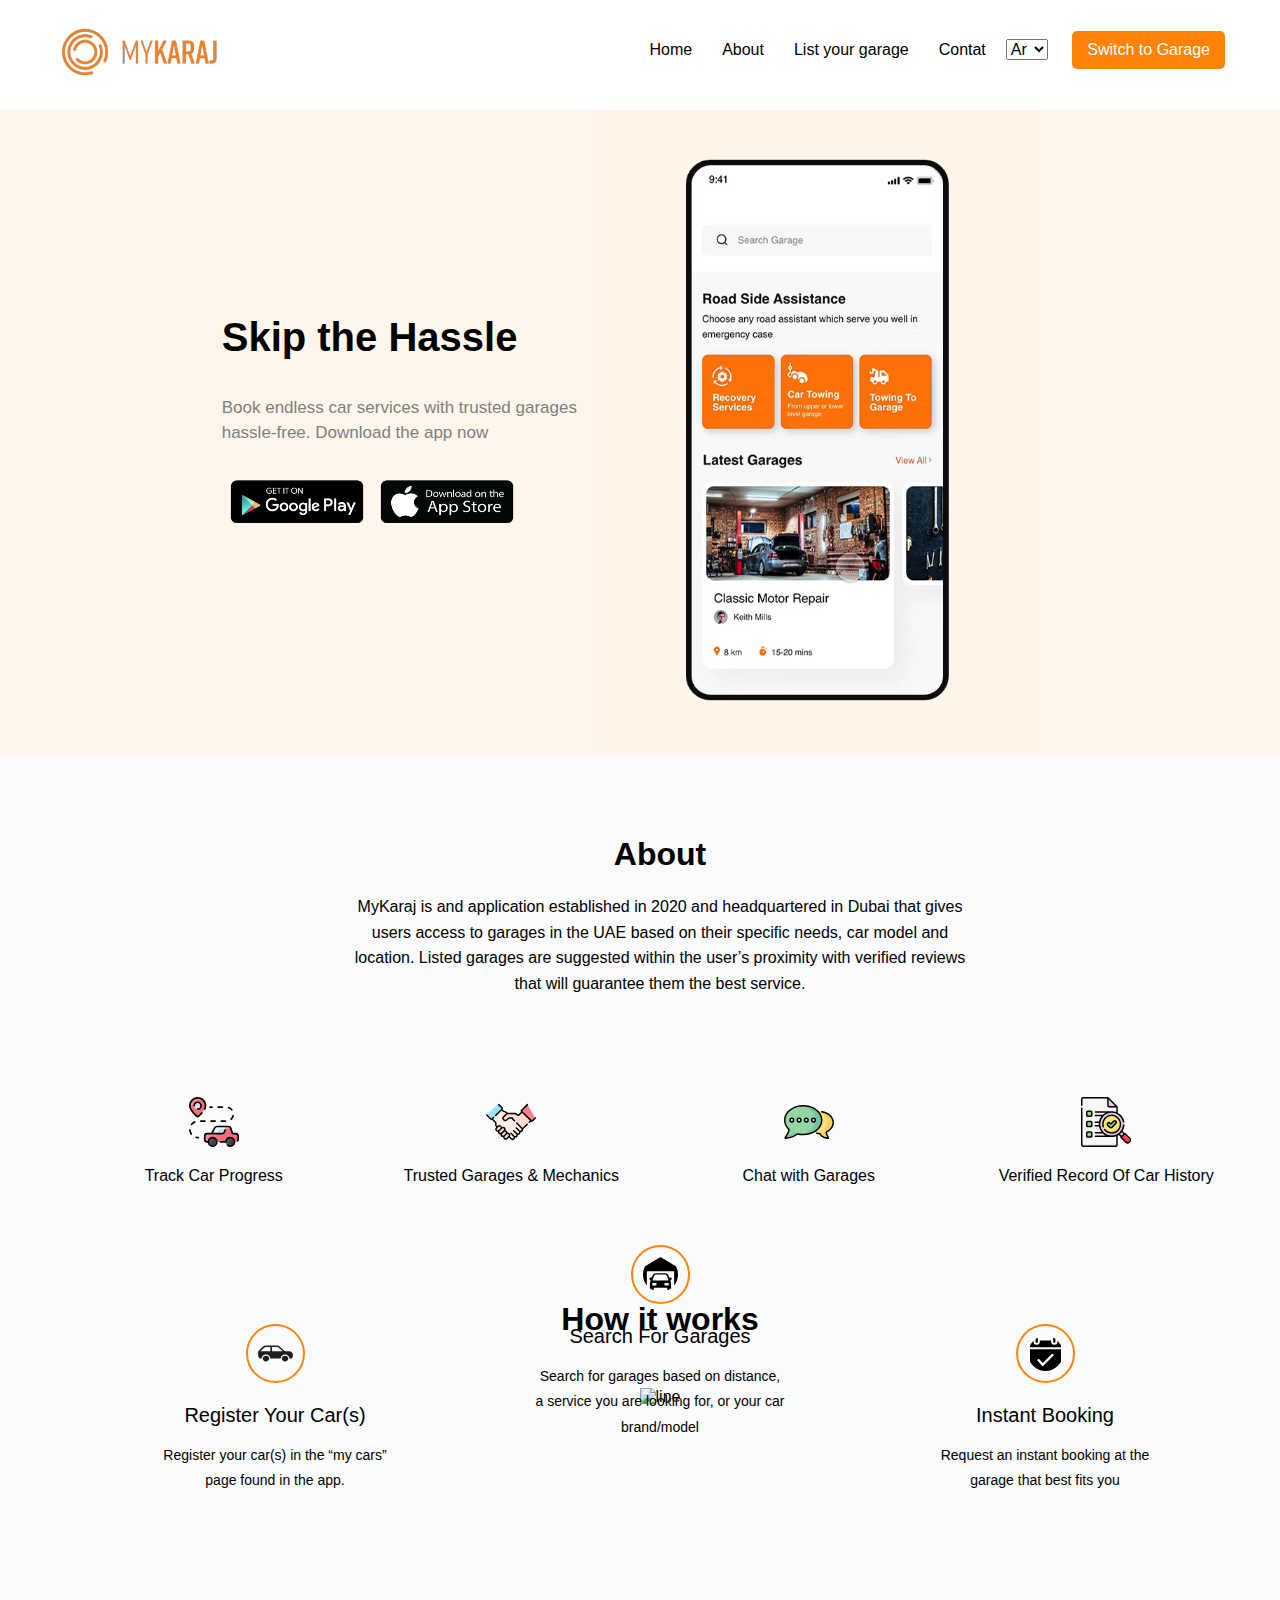
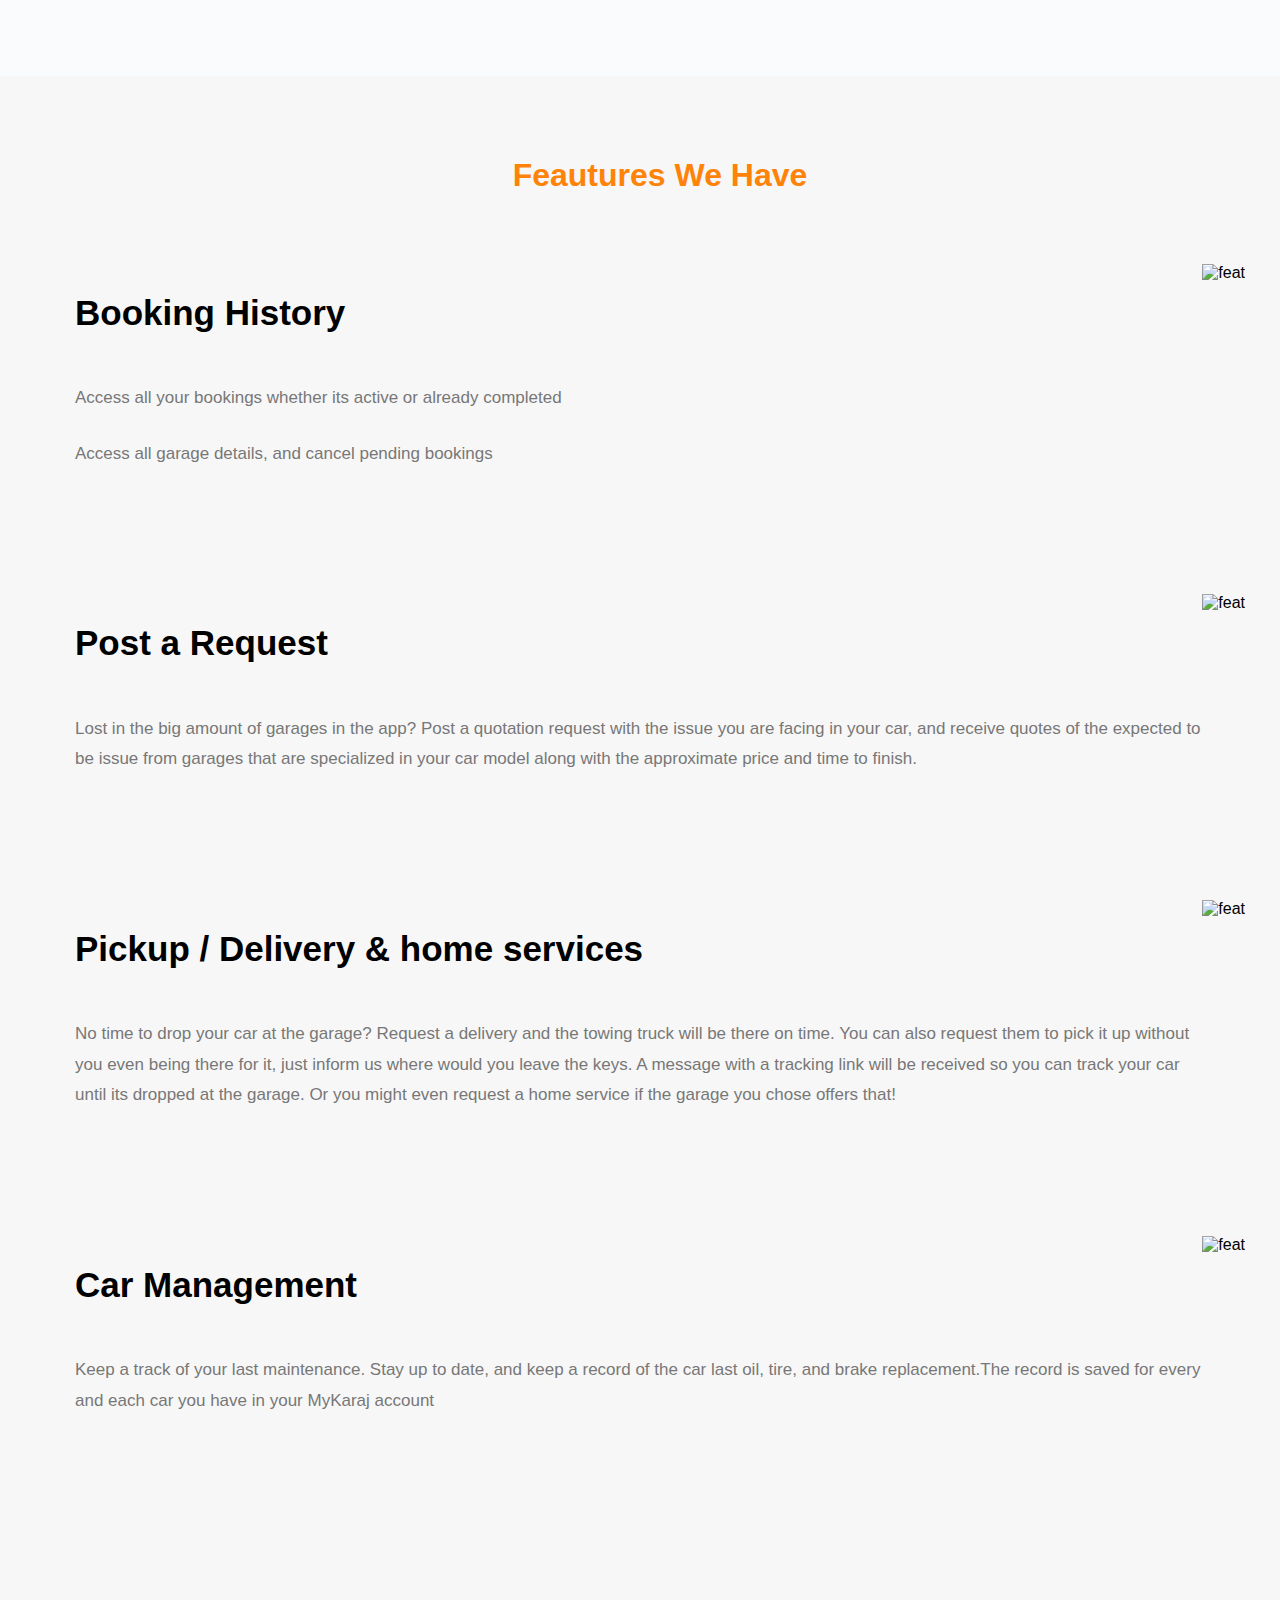
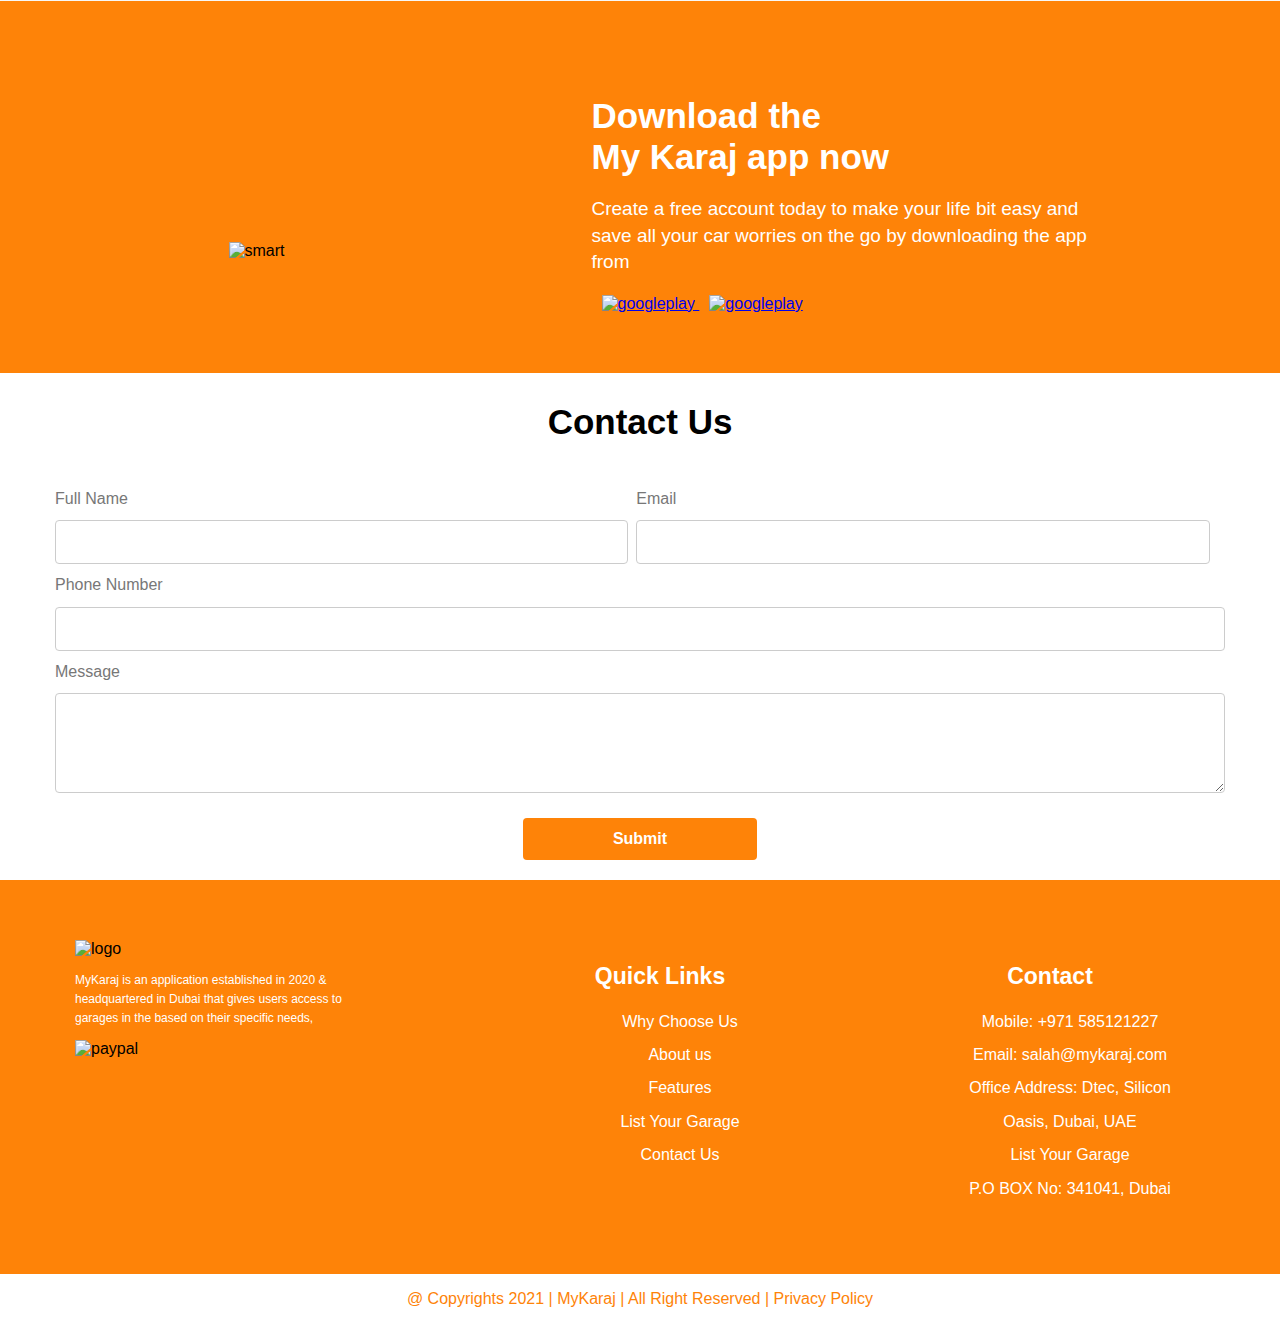
<file: index.html>
<!DOCTYPE html>
<html lang="en">
<head>
<meta charset="utf-8">
<title>best car service in the United Arab Emirates - car repair and maintenance services</title>
<meta content=" My karaj is the best worry-free, affordable, high-quality and convenient car care service. Car wash, car service, car repair in UAE" name="description">
<meta content="Car repair in Dubai, car repair, car service in Dubai, car repair service, car repair in UAE, my car service, car repair, car mechanic, mechanic near me, car repair near me ,Download my karaj app, Download mykaraj , Car garage, car mechanic, best mechanic dubai, reliable garage dubai, fix car, best mechanic UAE, best garage UAE, change tyre UAE, car service, fix car AC, oil change, mykaraj, my karaj, my garage, minor service, major service, servicemycar" name="keywords">
<meta name="viewport" content="width=device-width, initial-scale=1.0, maximum-scale=1.0, user-scalable=no">
<meta name="color-scheme" content="only light">
<meta content="text/html; charset=utf-8" http-equiv="content-type">
<meta content="all" name="audience">
<meta content="general" name="rating">
<meta name="Expires" content="0">
<meta name="classification" content="All">
<meta name="googlebot" content="archive">
<meta name="robots" content="all">
<meta http-equiv="Cache-Control" content="Public">
<meta http-equiv="Pragma" content="No-Cache">
<meta content="all" name="robots">
<meta content="ar" name="language">
<meta content="1days" name="revisit">
<meta content="1days" name="revisit-after">
<meta content="document" name="resource-type">
<meta content="mykaraj app" name="author">
<meta content="document" name="resource-type">
<meta content="IE=edge" http-equiv="X-UA-Compatible">
<meta content="IE=EmulateIE7" http-equiv="X-UA-Compatible">
<meta property="og:url" content="https://www.mykaraj.com/">
<meta property="og:site_name" content="best car service in the United Arab Emirates - car repair and maintenance services ">
<meta property="og:type" content="mykaraj">
<meta property="og:title" content="best car service in the United Arab Emirates - car repair and maintenance services">
<meta property="og:description" content="My karaj is the best worry-free, affordable, high-quality and convenient car care service. Car wash, car service, car repair in UAE">
<meta property="og:image" content="https://www.mykaraj.com/assets/images/simple-logo.png">
<link rel="icon" type="image/png" href="https://www.mykaraj.com/assets/images/simple-logo.png">
<meta name="application-name" content="mykaraj">
<link rel="sitemap" href="https://www.mykaraj.com/sitemap.xml" type="application/xml" />
    <!-- fonts from google -->
    <link rel="preconnect" href="https://fonts.googleapis.com">
<link rel="preconnect" href="https://fonts.gstatic.com" crossorigin>
<link href="https://fonts.googleapis.com/css2?family=Open+Sans:ital,wght@0,400;0,500;1,500&family=Work+Sans:wght@200;300;500;700;800&display=swap" rel="preload">
<link href="https://fonts.googleapis.com/css2?family=Work+Sans:wght@200;300;500;700;800&display=swap" rel="preload">
<!-- css links -->
<link rel="stylesheet" href="css/animate.css">
<link rel="stylesheet" href="css/normalize.css"> 
<link rel="stylesheet" href="css/all.min.css">
<link rel="stylesheet" href="css/style.css">
<!-- end of css links -->
</head>
<body>
    <!-- navbar -->
    <div class="navbar">
        <div class="container">
            <div class="logo">
                <img class="lazyload" width="168" height="64" data-src="images/png/logo.png"  alt="logo">
            </div>
            <ul class="links none" id="link-ul">
                <a href="#"><li>Home</li></a>
                <a href="#about"><li>About</li></a>
                <a href="#"><li>List your garage</li></a>
                <a href="#contact"><li>Contat</li></a>
                <div class="any-nav">
                    <select>
                        <option>Ar</option>
                        <option>En</option>
                    </select>
                    <a href="login.html"><button>Switch to Garage</button></a>
                </div>
            </ul>
            <i id="toggle-menu" class="fas fa-bars toggle-menu"></i>
        </div>
    </div>
    <!-- end of navbar-->
    <!--skip -->
    <div class="skip wow bounceInUp" data-wow-duration="2s">
        <!-- container -->
        <div class="container">
            <!-- skip info -->
            <div class="skip-info">
                <h2>Skip the Hassle</h2>
                <p>
                    Book endless car services with trusted garages
                    <br>
                    hassle-free. Download the app now</p>
                <div class="mobile-center">
                    <div class="google-play">
                        <a target="_blank" href="https://play.google.com/store/apps/details?id=com.lvw.mykarajr">
                            <img class="lazyload" width="150" height="52"    data-src="images/google_play.webp" alt="img">
                        </a>
                    </div>
                    <div>
                        <a class="link-sp" target="_blank" href="https://apps.apple.com/tt/app/mykaraj/id1557822185">
                            <img class="lazyload" width="150" height="52" data-src="images/google_store.webp" alt="img">
                        </a>
                    </div>
                </div>
            </div>
            <!-- end of skip info -->
            <div class="skip-video">
                <video width="70%" autoplay muted loop playsinline>
                    <source src="videos/Untitled.mp4" type="video/mp4">
                </video>
            </div>
        </div>
    </div>
    <!-- end of skip -->
    <!-- about section-->
    <div id="about" class="about wow bounce"data-wow-duration="2s" data-wow-delay="2s">
        <div class="container">
            <h1 class="wow bounce" data-wow-duration="2s" data-wow-delay="5s">About</h1>
            <p class="wow wow bounce p-about" data-wow-duration="2s" data-wow-delay="5s">MyKaraj is and application established in 2020 and headquartered in Dubai that gives 
                <br>
                users access to garages in the UAE based on their specific needs, car model and 
                <br>
                location. Listed garages are suggested within the user’s proximity with verified reviews 
                <br>
                that will guarantee them the best service.
            </p>
            <!-- about work-->
            <div class="about-work">
                <div>
                    <img class="lazyload" width="50" height="50" data-src="images/route.svg" alt="route">
                    <p>Track Car Progress</p>
                </div>
                <div>
                    <img class="lazyload" width="50" height="50" data-src="images/honesty.svg" alt="honesty">
                    <p>Trusted Garages
                        & Mechanics</p>
                </div>
                <div>
                    <img class="lazyload" width="50" height="50" data-src="images/chat.svg" alt="chat">
                    <p>Chat with Garages
                    </p>
                </div>
                <div>
                    <img class="lazyload" width="50" height="50" data-src="images/search.svg" alt="search">
                    <p>Verified Record
                        Of Car History</p>
                </div>
            </div>
            <!-- end of about work -->
            <!-- how works -->
            <div class="how-works wow bounceInUp" data-wow-duration="2s" data-wow-delay="3s">
                <h1>How it works</h1>
                <img class="lazyload line" width="730" height="132" data-src="images/line.webp" alt="line">
                <!-- works container -->
                <div class="works-container">
                    <div class="works-info">
                        <img class="lazyload" width="35" height="35" data-src="images/car.svg" alt="">
                        <div>
                            <h2>Register Your Car(s)</h2>
                            <p>Register your car(s) in the “my cars” page found in the app.</p>
                        </div>
                    </div>
                    <div class="works-info">
                        <img class="lazyload" width="35" height="35" data-src="images/private-garage.svg" alt="">
                        <div>
                            <h2>Search For Garages</h2>
                            <p>Search for garages based on distance, a service you are looking for, or your car brand/model </p>
                        </div>
                    </div>
                    <div class="works-info">
                        <img class="lazyload" width="35" height="35" data-src="images/Subtraction2.svg" alt="">
                        <div>
                            <h2>Instant Booking</h2>
                            <p>Request an instant booking at the garage that best fits you</p>
                        </div>
                    </div>
                </div>
                <!-- end of works container -->
            </div>
            <!-- end of how works -->
        </div>
    </div>
    <!-- end of about -->
    <!-- Feautures-->
    <div class="wow bounceInUp Feautures"data-wow-duration="3s" data-wow-delay="2s">
        <div class="container">
            <h1>Feautures We Have</h1>
            <div class="feat-container">
                <div class="feat-info first">
                    <h2>Booking History</h2>
                    <p>Access all your bookings whether its active or already completed</p>
                    <p>Access all garage details, and cancel pending bookings</p>
                </div>
                <div class="feat-image">
                    <img width="332" height="643" class="lazyload" data-src="images/Group 69731.svg" alt="feat">
                </div>
            </div>
            <div class="feat-container">
                <div class="feat-info">
                    <h2>Post a Request</h2>
                    <p>Lost in the big amount of garages in the app? Post a quotation request with the issue you are facing in your car, and receive quotes of the expected to be issue from garages that are specialized in your car model along with the approximate price and time to finish.                    </p>
                </div>
                <div class="feat-image">
                    <img class="lazyload" width="332" height="620" data-src="images/Group 69681.svg" alt="feat">
                </div>
            </div>
            <!-- three and four -->
            <div class="feat-container">
                <div class="feat-info">
                    <h2>Pickup / Delivery & home services</h2>
                    <p>
                        No time to drop your car at the garage? Request a delivery and the towing truck will be there on time. You can also request them to pick it up without you even being there for it, just inform us where would you leave the keys. A message with a tracking link will be received so you can track your car until its dropped at the garage. Or you might even request a home service if the garage you chose offers that!
                    </p>
                </div>
                <div class="feat-image">
                    <img class="lazyload" width="332" height="643" data-src="images/Group 69731.svg" alt="feat">
                </div>
            </div>
            <div class="feat-container">
                <div class="feat-info">
                    <h2>Car Management</h2>
                    <p>Keep a track of your last maintenance. Stay up to date, and keep a record of the car last oil, tire, and brake replacement.The record is saved for every and each car you have in your MyKaraj account
                    </p>
                </div>
                <div class="feat-image">
                    <img class="lazyload" width="332" height="643" data-src="images/Group 69743.svg" alt="feat">
                </div>
            </div>
        </div>
    </div>
    <!-- end of Feautures -->
    <!-- smart phone -->
    <div class="smart-phone wow backInDown"data-wow-duration="2s" data-wow-delay="2s">
        <div class="container">
            <div class="smart-div phone-img">
                <img class="lazyload" width="350" data-src="images/MaskGroup.webp" alt="smart">
            </div>
            <div class="smart-div">
                <h3>
                    Download the
                    <br>
                    My Karaj app now
                </h3>
                <p>Create a free account today to make your life bit easy
                    and save all your car worries on the go by downloading
                    the app from</p>
                <div class="smart-icons">
                    <a href="https://play.google.com/store/apps/details?id=com.lvw.mykarajr">
                        <img class="lazyload" width="150" height="52" data-src="images/google_play.webp" alt="googleplay">
                    </a>
                    <a class="link-sp" href="https://apps.apple.com/tt/app/mykaraj/id1557822185">
                        <img class="lazyload" width="150" height="52" data-src="images/google_store.webp" alt="googleplay">
                    </a>
                </div>
            </div>
        </div>
    </div>
    <!-- end of smart phone -->
    <!-- contact us -->
    <div id="contact" class="wow bounceInLeft contact container"data-wow-duration="2s" data-wow-delay="1s">
        <h2>Contact Us</h2>
        <form action="#">
          <div class="row">
            <div class="col-50">
                <label for="fname">Full Name</label>
                <input type="text">
            </div>
            <div class="col-50 sp">
                <label for="fname">Email</label>
                <input type="email" id="fname" name="firstname">
            </div>
          </div>
          <div class="row">
            <div class="col-100">
              <label for="lname">Phone Number</label>
              <input type="text">
            </div>
          </div>
          <div class="row">
            <div class="col-100">
              <label for="msg">Message</label>
              <textarea id="msg"style="height:100px"></textarea>
            </div>
          </div>
          <div class="row">
            <input type="submit" value="Submit">
          </div>
        </form>
      </div>
    <!-- end of contact us -->
    <!-- footer -->
    <footer class="wow lightSpeedInRight"data-wow-duration="2s" data-wow-delay="2s">
        <!-- container -->
        <div class="container">
            <!-- foot div -->
            <div class="foot-div">
                <img class="lazyload" width="184" height="59" data-src="images/png/footerLog.png" alt="logo">
                <p>MyKaraj is an application established in 2020 &
                    headquartered in Dubai that gives users access
                    to garages in the based on their specific needs,
                    </p>
                <!-- foot payment -->
                <div class="foot-payment">
                    <img class="lazyload" width="300" height="50" data-src="images/paypal.webp" alt="paypal">
                </div>
                <!-- end of foot payment-->
            </div>
            <!-- end of foot div -->
            <!-- foot div -->
            <div class="foot-div">
                <h3>Quick Links</h3>
                <ul class="foot-links">
                    <li>Why Choose Us</li>
                    <li>About us</li>
                    <li>Features</li>
                    <li>List Your Garage</li>
                    <li>Contact Us</li>
                </ul>
            </div>
            <!-- end of foot div -->
            <!-- foot div -->
            <div class="foot-div">
                <h3>Contact</h3>
                <ul class="foot-links">
                    <li>Mobile: +971 585121227</li>
                    <li>Email: salah@mykaraj.com</li>
                    <li>Office Address: Dtec, Silicon</li>
                    <li>Oasis, Dubai, UAE</li>
                    <li>List Your Garage</li>
                    <li>P.O BOX No: 341041, Dubai</li>
                </ul>
            </div>
            <!-- end of foot div -->
        </div>
    </footer>
    <!-- end of footer -->
    <div class="copyright">
        <p>@ Copyrights 2021 | MyKaraj | All Right Reserved | Privacy Policy</p>
    </div>
    <!-- scripts -->
    <script src="js/lazysizes.min.js" async></script>
    <script async src="js/script.js"></script>
    <script async src="js/wow.min.js"></script>
    <script> new WOW().init();</script>
    <!-- end of scripts-->
</body>
</html>
</file>
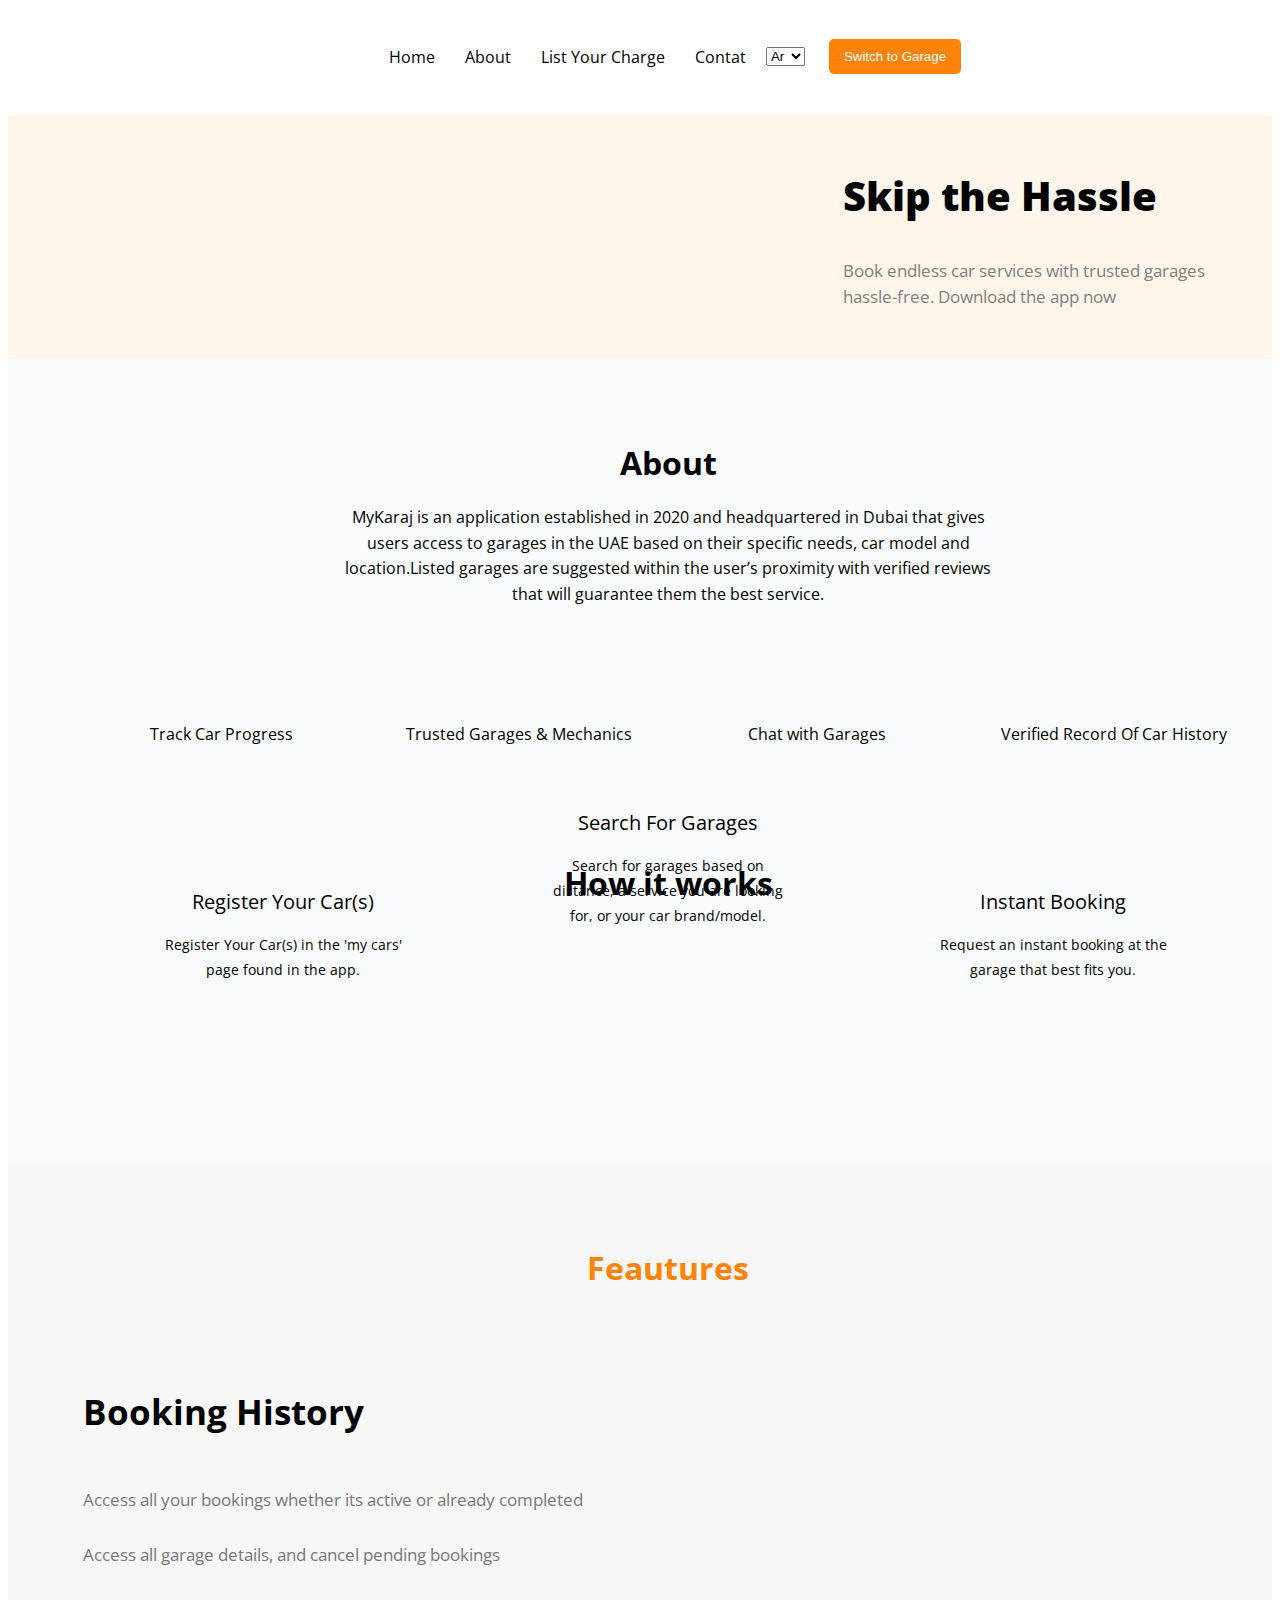
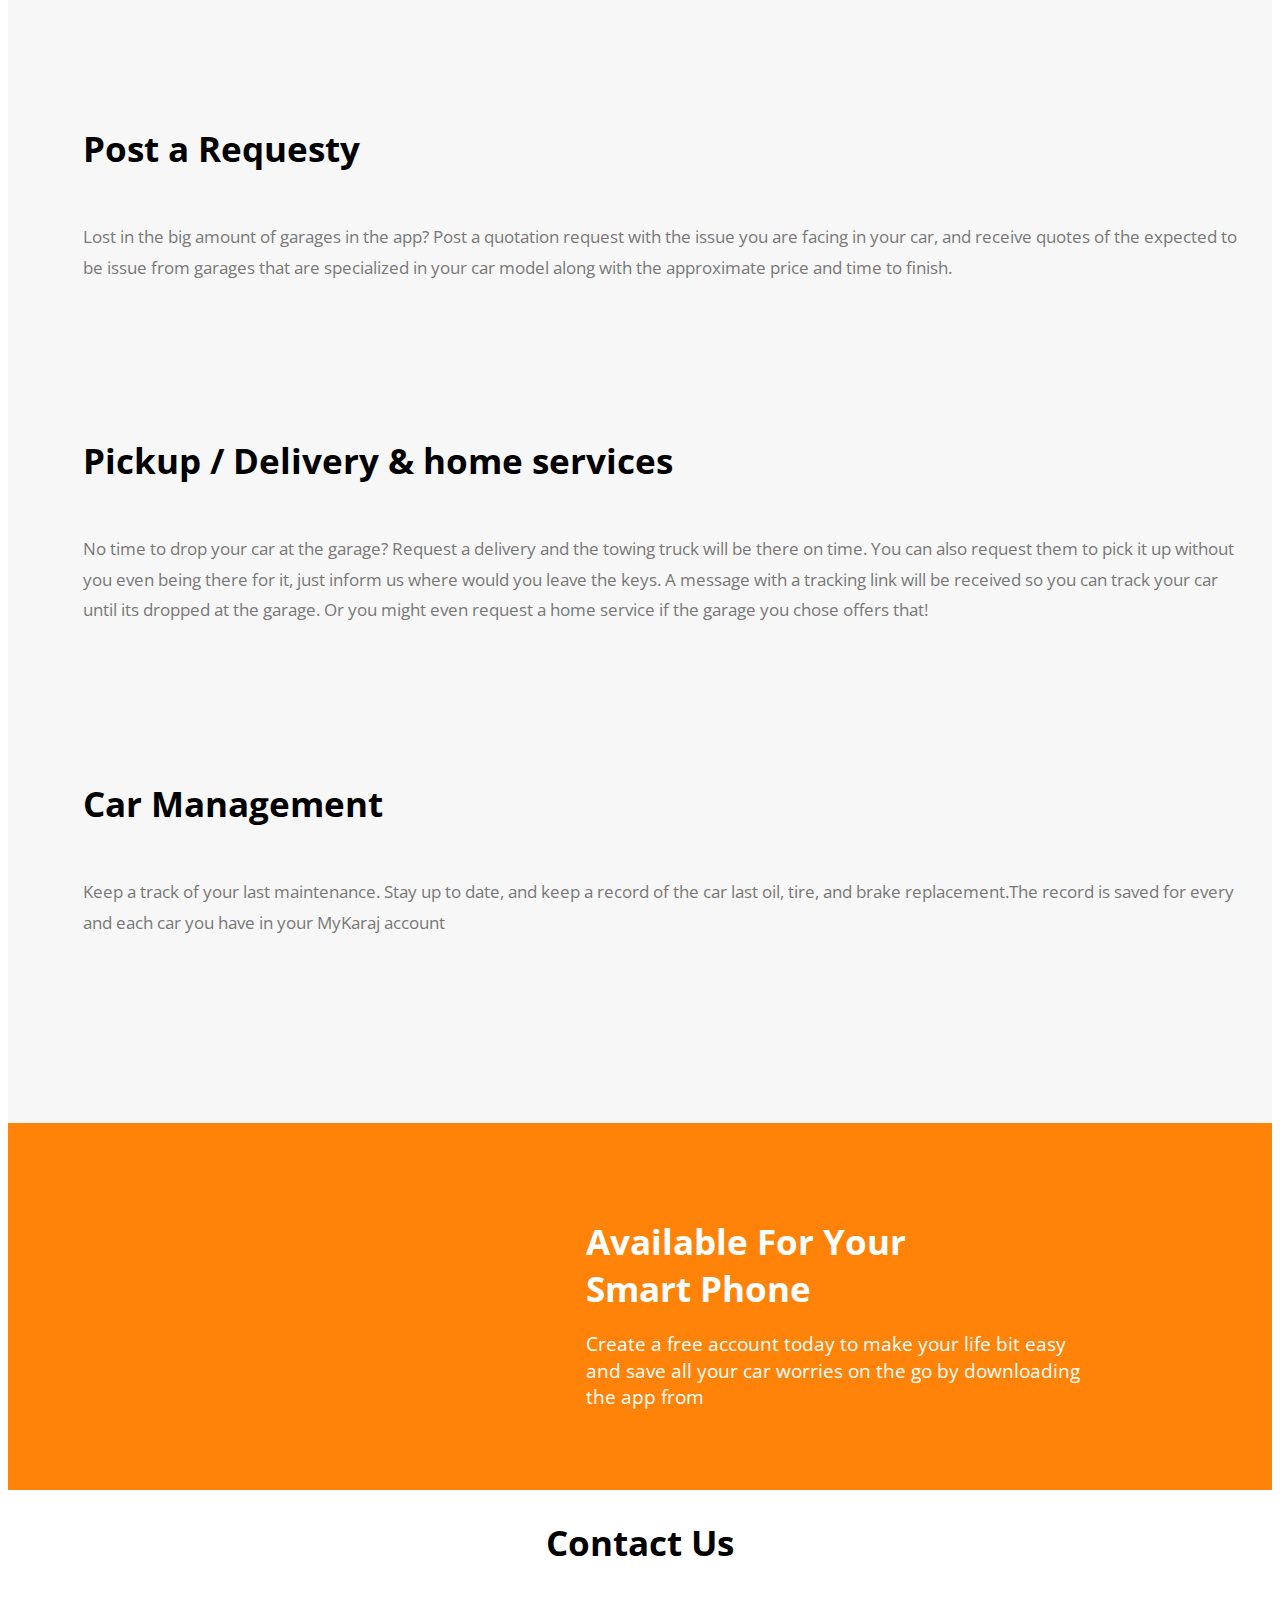
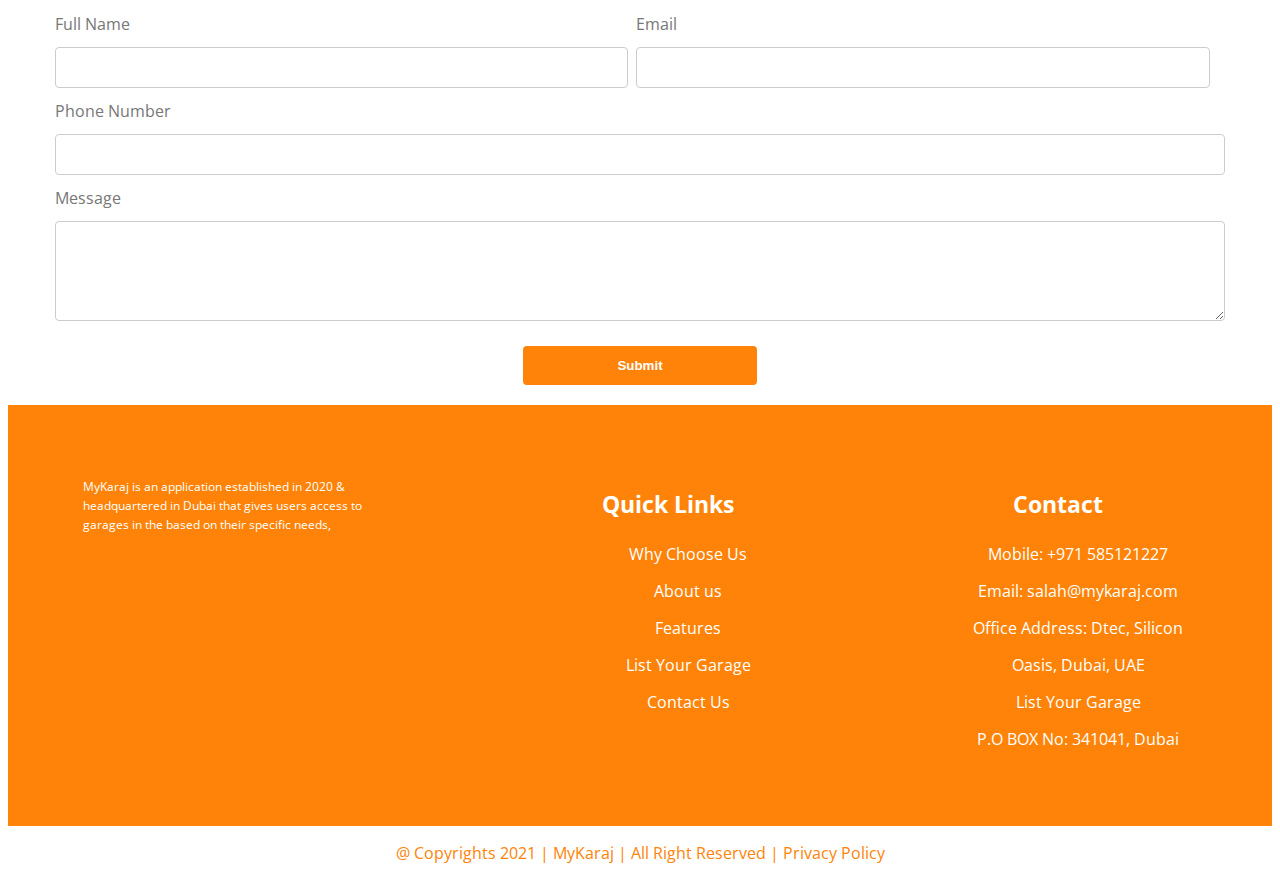
<file: amp.html>
<!DOCTYPE html>
<html amp lang="en">
<head>
<meta charset="utf-8">
<script async src="https://cdn.ampproject.org/v0.js"></script>
<script async custom-element = "amp-video"src="https://cdn.ampproject.org/v0/amp-video-0.1.js"></script>
<script async custom-element="amp-form" src="https://cdn.ampproject.org/v0/amp-form-0.1.js"></script>
<script async custom-element="amp-script" src="https://cdn.ampproject.org/v0/amp-script-0.1.js"></script>
<meta name="amp-script-src" content="sha384-cIL6hp7EMZesDV3WT_BX3AmD41B6J-8vj8r-cbS-zCj39zpM2UiZJuQLOpR4hNtP">
<title>best car service in the United Arab Emirates - car repair and maintenance services</title>
<meta content=" My karaj is the best worry-free, affordable, high-quality and convenient car care service. Car wash, car service, car repair in UAE" name="description">
<meta content="Car repair in Dubai, car repair, car service in Dubai, car repair service, car repair in UAE, my car service, car repair, car mechanic, mechanic near me, car repair near me ,Download my karaj app, Download mykaraj , Car garage, car mechanic, best mechanic dubai, reliable garage dubai, fix car, best mechanic UAE, best garage UAE, change tyre UAE, car service, fix car AC, oil change, mykaraj, my karaj, my garage, minor service, major service, servicemycar" name="keywords">
<link rel="canonical" href="http://127.0.0.1:5500/amp.html">
<meta name="viewport" content="width=device-width, initial-scale=1.0, maximum-scale=1.0, user-scalable=no">
<style amp-boilerplate>body{-webkit-animation:-amp-start 8s steps(1,end) 0s 1 normal both;-moz-animation:-amp-start 8s steps(1,end) 0s 1 normal both;-ms-animation:-amp-start 8s steps(1,end) 0s 1 normal both;animation:-amp-start 8s steps(1,end) 0s 1 normal both}@-webkit-keyframes -amp-start{from{visibility:hidden}to{visibility:visible}}@-moz-keyframes -amp-start{from{visibility:hidden}to{visibility:visible}}@-ms-keyframes -amp-start{from{visibility:hidden}to{visibility:visible}}@-o-keyframes -amp-start{from{visibility:hidden}to{visibility:visible}}@keyframes -amp-start{from{visibility:hidden}to{visibility:visible}}</style><noscript><style amp-boilerplate>body{-webkit-animation:none;-moz-animation:none;-ms-animation:none;animation:none}</style></noscript>
<meta content="text/html; charset=utf-8" http-equiv="content-type">
<meta content="all" name="audience">
<meta content="general" name="rating">
<meta name="Expires" content="0">
<meta name="classification" content="All">
<meta name="googlebot" content="archive">
<meta name="robots" content="all">
<!-- <meta http-equiv="Cache-Control" content="Public"> -->
<!-- <meta http-equiv="Pragma" content="No-Cache"> -->
<meta content="all" name="robots">
<meta content="ar" name="language">
<meta content="1days" name="revisit">
<meta content="document" name="resource-type">
<meta content="mykaraj app" name="author">
<meta content="document" name="resource-type">
<meta content="IE=edge" http-equiv="X-UA-Compatible">
<!-- <meta content="IE=EmulateIE7" http-equiv="X-UA-Compatible"> -->
<meta property="og:url" content="https://www.mykaraj.com/">
<meta property="og:site_name" content="best car service in the United Arab Emirates - car repair and maintenance services ">
<meta property="og:type" content="mykaraj">
<meta property="og:title" content="best car service in the United Arab Emirates - car repair and maintenance services">
<meta property="og:description" content="My karaj is the best worry-free, affordable, high-quality and convenient car care service. Car wash, car service, car repair in UAE">
<meta property="og:image" content="https://www.mykaraj.com/assets/images/simple-logo.png">
<link rel="icon" type="image/png" href="https://www.mykaraj.com/assets/images/simple-logo.png">
<meta name="application-name" content="mykaraj">
<link rel="sitemap" href="https://www.mykaraj.com/sitemap.xml" type="application/xml" />
    <!-- fonts from google -->
    <link rel="preconnect" href="https://fonts.googleapis.com">
<link rel="preconnect" href="https://fonts.gstatic.com" crossorigin>
<link href="https://fonts.googleapis.com/css2?family=Open+Sans:ital,wght@0,400;0,500;1,500&family=Work+Sans:wght@200;300;500;700;800&display=swap" rel="stylesheet">
<link href="https://fonts.googleapis.com/css2?family=Work+Sans:wght@200;300;500;700;800&display=swap" rel="stylesheet">
<!-- <link rel="stylesheet" href="css/all.min.css">
<link rel="stylesheet" href="css/style.css"> -->
<style amp-custom>
    /* global style */
:root{
    --main-color:#fe8308;
    --section-padding:60px;
    color-scheme: only light;
}
body{
    font-family: 'Open Sans', sans-serif;
}
ul{list-style: none;}
.container{
    padding-left: 15px;
    padding-right: 15px;
    margin: 0 auto 0 auto;
}

/* small */
@media(min-width:768px){
    .container{
        width: 750px;
    }
}
/* meduim */
@media(min-width:992px){
    .container{
        width: 970px;
    }
}
/* larege  */
@media(min-width:1200px){
    .container{
        width: 1170px;
    }
}

/* end global style */
/* navbar */
.navbar{
    padding: 20px;
    background-color: white;
}
.navbar .toggle-menu{
    cursor: pointer;
    font-size: 24px;
}
.navbar .toggle-menu{
    width: 30px;
    display: flex;
    flex-wrap: wrap;
    justify-content: flex-end;
}
.navbar .toggle-menu span{
    background-color: #222;
    height: 3px;
    margin-bottom: 5px;
}
.navbar .toggle-menu span:first-child{
    width: 100%;
}
.navbar .toggle-menu span:nth-child(2){
    width: 100%;   
    transition: 0.3s;
}
.navbar .toggle-menu span:last-child{
    width: 100%;
}
@media(max-width:767px){
    
    .navbar .container{
        justify-content: space-around
    }
    /* .navbar .container .links{
        display: none !important;
    } */
    .none{
        display: none !important;
    }
    .navbar .container .links li{
        margin-bottom: 10px !important;
    }
}
@media(min-width:992px){
    .navbar .toggle-menu{
        display: none !important;
    }
}
@media(max-width:991px){
    .navbar .container{
        justify-content: space-between !important
    }
    .navbar .container .logo{
        position: relative;
        top: 5px;
        left: -12px;
    }
    .none{
        display: none !important;
    }
    .navbar .container .links select{
        display: inherit;
        margin-bottom: 10px;
    }
    .navbar .container .links button{
        margin-bottom: 15px;
    }
}
.navbar .container{
    display: flex;
    justify-content: space-between;
    align-items: center;
    position: relative;
}
.navbar .container .links{
    display: flex;
    align-items: center;
}
.navbar .container .links li{
    margin-left: 30px;
}
/* hover icon */
.hover-icon{
    display: flex !important;
    flex-direction: column !important;
    position: absolute !important;
    width: 99% !important;
    top: 72px !important;
    left: -17px !important;
    background-color: white !important;
    align-items: flex-start !important;
    transition: 1s;
}
.navbar .container .links li{
    margin-bottom: 10px !important;
    cursor: pointer;
}
.navbar .container .links a{
    text-decoration: none;
    color: black;
}
/* hover icon */
/* .navbar .fa-bars:hover ul.links{
    display: flex !important;
    flex-direction: column !important;
    position: absolute !important;
    width: 100% !important;
    top: 100% !important;
    left: 0 !important;
    background-color: black !important;
}
.navbar .container .fa-bars:hover ul.links li{
    margin-bottom: 10px;
} */
.navbar .container .links select{
    margin-left: 20px;
    position: relative;
    top: -5px;
}
.navbar .container .links button{
    background-color: var(--main-color);
    color: #FFF;
    border: none;
    padding: 10px 15px;
    margin-left: 20px;
    border-radius: 5px;
    cursor: pointer;
    position: relative;
    top: -5px;
}


/* end of navbar */
/* skip section */
@media(max-width:767px){
    .skip{
        text-align: center;
    }
    .skip .container{
        flex-direction: column;
    }
    .skip .container .skip-info h2{
        font-size:40px !important
    }
    .skip .container .skip-info p{
        font-size: 13px !important;
    }
    .skip .container .skip-info .mobile-center{
        display: block !important;
        margin: 20px auto !important;
    }
    .skip .container .skip-video video{
        width: 320px;
        margin-top: -40px;
        position: relative;
        left: -150px;
    }
}
@media(max-width:991px){
    .skip{
        text-align: center;
    }
    .skip .container{
        flex-direction: column !important;
    }
    .skip .container .skip-info .mobile-center{
        display: block !important;
        margin: 20px auto !important;
    }
    /* .skip .container .skip-info{
        top: 50px !important;
    } */
}
@media(min-width:992px){
    .skip .container .skip-info{
        position: relative;
        /* top: 150px; */
    } 
    .skip .container .skip-info h2{
        font-size:40px !important
    }
}
.skip{
    background-color: #fff6eb;
}
.skip .container{
    display: flex;
    justify-content: flex-end;
    /* background-color: #fff6eb; */
}
.skip .container .skip-info{
    padding: 20px;
}
.skip .container .skip-info h2{
    font-size: 3.8rem;
    font-weight: 800;
    margin-bottom: 35px;
}
.skip .container .skip-info p{
    color: gray;
    font-size: 17px;
    margin-bottom: 0;
    line-height: 1.5;
}
.skip .container .skip-info .mobile-center{
    display: flex;
    margin-top: 30px;
}
/* .skip .container .skip-info .mobile-center .google-play{
    margin-top: -4px !important;
} */
.skip .container .skip-info .mobile-center img{
    width: 150px;
}

/* end of skip section */

/* about */
.about{
    padding: var(--section-padding);
    text-align: center;
    background-color: #f9fbfc;
}

@media(max-width:767px){
    .about p.p-about{
        width: 100% !important;
        font-size: 12px;
    }    
    .about .about-work{
        position: relative;
        right: 10%;
    }
}
@media(min-width:414px) and (max-width:896px){
    .about .about-work{
        position: relative;
        right: 2%;
    }
}
@media(min-width:412px) and (max-width:915px){
    .about .about-work{
        position: relative;
        right: 2%;
    }
}
.about p.p-about{
    margin: 0 auto 100px;
    line-height: 1.6;
}
.about .about-work{
    display: grid;
    grid-template-columns:repeat(auto-fill,minmax(270px,1fr));
    gap: 20px;
}
.about .about-work div img{
    width: 50px;
}
/* end of about */
/* how-works */
@media(max-width:767px){
    .how-works .works-container{
        flex-direction: column;
    }    
}
@media(max-width:991px){
    .how-works{
        flex-direction: column;
    }
    .how-works img.line{
        display: none;
    }
    .how-works h1{
        font-size: 23px !important;
    }
    .how-works .works-container .works-info{
        top: 0 !important;
        margin-bottom: 10px;
    }
    .how-works .works-container .works-info p{
        width: 100% !important;
    }
}
.how-works{
    margin-top: 100px;
}
.how-works h1{
    margin-bottom: 50px;
}
.how-works .works-container{
    display: flex;
    justify-content: space-around;
    position: relative;
}

.how-works .works-container .works-info:first-child{
    position: relative;
    top: -83px;
    left: 5px;
}
.how-works .works-container .works-info:nth-child(2){
    position: relative;
    top: -162px;
}
.how-works .works-container .works-info:last-child{
    position: relative;
    top: -83px;
    right:5px;
}
.how-works .works-container .works-info img{
    width: 35px;
    border: 2px solid #ff830b;
    width: 35px;
    height: 35px;
    border-radius: 50%;
    padding: 10px;
}

.how-works .works-container .works-info h2{
    font-size: 20px;
    font-weight: normal;
}
.how-works .works-container .works-info p{
    font-size: 14px;
    line-height: 1.8;
    width: 250px;
}

/* end of how-works */
/* Feautures */
@media(max-width:767px){
    .Feautures{
        text-align: center;
        padding: 0!important;
    }
    .feat-container{
        flex-direction: column !important;
        margin-bottom: 0 !important;
    } 
    .Feautures .container h1{
        font-size: 22px !important;
        position: relative;
        top: 50px;
    }  
    .Feautures .feat-container .feat-info h2{
        font-size: 20px !important;
    }    
    .Feautures .feat-container .feat-image img{
        width: 100% !important;
        margin-bottom: 0 !important;
    }
    /* .Feautures .feat-container .feat-info h2{
        margin-bottom: 0 !important;
    } */
    .Feautures .feat-container .first p{
        margin-bottom: 0 !important;
    }
}
@media(max-width:991px){
    .feat-container{
        flex-direction: column !important;
    }    
}

.Feautures{
    background-color: #f7f7f7;
    padding: var(--section-padding);
}
.Feautures .container h1{
    color: var(--main-color);
    margin-bottom: 70px;
    font-weight: bold;
    text-align: center;
}
.Feautures .feat-container{
    display: flex;
    justify-content: space-between;
    margin-bottom: 100px;
}

.Feautures .feat-container .feat-info h2{
    font-size: 35px;
    margin-bottom: 50px;
}
.Feautures .feat-container .feat-info p{
    color: #777;
    font-size: 17px;
    margin-bottom: 25px;
    font-weight: normal;
    line-height: 1.8;
}
.Feautures .feat-container .feat-image{
    flex: 0 0 auto;
}
.Feautures .feat-container .feat-image img{
    width: 100%;
}
/* end of Feautures */
/* smart phone section */
.smart-phone{
    background-color: var(--main-color);
    padding: var(--section-padding);
    overflow: hidden;
}
@media(max-width:767px){
    .smart-phone{
        text-align: center !important;
    }
    .smart-phone .container{
        flex-direction: column;
    }
    .smart-phone .container .smart-div > img{
        width: 50% !important;
        position: relative;
        bottom: 20px !important;
    }    
    .smart-phone .container .smart-div h3{
        font-size: 20px !important;
    }
    .smart-phone .container .smart-div p{
        width: 350px !important;
    }
}
@media(max-width:991px){
    .smart-phone .container{
        flex-direction: column;
    }
    .smart-phone .container .smart-div > img{
        width: 50% !important;
        position: relative;
        bottom: 20px !important;
    }  
}
.smart-phone .container{
    display: flex;
    justify-content: space-around;
    align-items: center;
}
.smart-phone .container .smart-div h3{
    font-size: 35px;
    color: #FFF;
    margin-bottom: 0;
}
.smart-phone .container .smart-div p{
    color: #FFF;
    font-size: 19px;
    width: 500px;
    line-height: 1.4;
}
.smart-phone .container .phone-img img{
    position: relative;
    bottom: -64px;
    width: 350px;
}
.smart-phone .container .smart-div .smart-icons{
    position: relative;
}
.smart-phone .container .smart-div .smart-icons img{
    width: 150px;
    margin-left: 10px;
}
/* end of smart phone */
/* contact us */
.contact h2{
    font-size: 35px;
    text-align: center;
}
/* Style inputs, select elements and textareas */
input[type=text],input[type=email],textarea{
    width: 100%;
    padding: 12px;
    border: 1px solid #ccc;
    border-radius: 4px;
    box-sizing: border-box;
    resize: vertical;
    background-color: white;
  }
  
  /* Style the label to display next to the inputs */
  label {
    padding: 12px 12px 12px 0;
    display: inline-block;
    font-weight: normal;
    color: #777;
  }
  
  /* Style the submit button */
  input[type=submit] {
    background-color:var(--main-color);
    color: white;
    padding: 12px 20px;
    border: none;
    border-radius: 4px;
    cursor: pointer;
    position: relative;
    left: 40%;
    margin-bottom: 20px;
    margin-top: 20px;
    width: 20%;
    font-weight: bold;
  }

  
  /* Floating column for labels: 25% width */
  .col-25 {
    float: left;
    width: 25%;
    margin-top: 6px;
  }
  .col-50 {
    float: left;
    width: 49%;
    margin-top: 6px;
  }
  @media(max-width:767px){
    .sp{
        margin-left: 0px !important;
      }
  }
  .sp{
    margin-left: 8px;
  }
  @media(max-width:767px){
    .col-50 {
        width: 100%;
      } 
  }
  /* Floating column for inputs: 75% width */
  .col-75 {
    float: left;
    width: 75%;
    margin-top: 6px;
  }
  
  /* Clear floats after the columns */
  .row:after {
    content: "";
    display: table;
    clear: both;
  }
  
  /* Responsive layout - when the screen is less than 600px wide, make the two columns stack on top of each other instead of next to each other */
  @media screen and (max-width: 600px) {
    .col-25, .col-75, input[type=submit] {
      width: 50%;
      margin-top: 0;
    }
    input[type=submit]{
        left: 25%;
        margin-top: 10px;
    }
  }

/* end of contact */
/* footer */
@media(max-width:767px){
    footer .container .foot-div:first-child{
        position: relative;
        right: 30px;
    }
    footer .container .foot-div .foot-payment{
        width: 100% !important; 
    }
    footer .container .foot-div h3,footer .container .foot-div .foot-links{
        text-align: left !important;
    }
    footer .container .foot-div .foot-links{
        position: relative;
        right: 50px;
    }
    footer .container .foot-div h3{
        position: relative;
        right: 10px;
    }
    footer .container .foot-div:nth-child(2),
    footer .container .foot-div:last-child{
        position: relative;
        top: 40px;
        right: 30px;
    }
}
footer{
    background-color: var(--main-color);
    padding: var(--section-padding);
}
footer .container{
    display: grid;
    grid-template-columns:repeat(auto-fill,minmax(300px,1fr));

}
footer .container .foot-div > img{
    width: 150px;
}
footer .container .foot-div p{
    font-size: 12px;
    color: #FFF;
    line-height: 1.6;
    width: 300px; 
}

footer .container .foot-div .foot-payment{
    width: 600px;
}
footer .container .foot-div .foot-payment img{
    max-width: 50%;
}
footer .container .foot-div h3{
    color: white;
    text-align: center;
    font-size: 23px;
}
footer .container .foot-div .foot-links{
    text-align: center;
}
footer .container .foot-div .foot-links li{
    margin-bottom: 15px;
    color: #FFF;
    cursor: pointer;
}
/* end of footer */
/* copyright */
@media(max-width:767px){
    .copyright{
        font-size: 11px;
        font-weight: bold;
    }
}
.copyright{
    text-align: center;
    color: var(--main-color);
}

/* end of copyright */
/* form login */
.form-login{
    background-color: white;
    height: 100vh;
    text-align: center;
    background-position: center;
}
.form-login .cont{
    position: relative;
    top: 30%;
}
.form-login .cont p{
    margin-right: 200px;
    font-weight: bold;
}
@media(max-width:991px){
    .form-login .login-email,
    .form-login .login-password{
        width: 50% !important;
    }
    .form-login .login-submit{
        width: 35% !important;
        left: -38px!important;
    }
}
.form-login .login-email,
.form-login .login-password{
    width: 20%;
    padding: 5px !important;
    outline: none !important;
    outline-width: 0 !important;
    background: white;
    border-bottom: 1px solid #f07f22;
    border-top: 0;
    border-right: 0;
    border-left: 0;

}
.form-login .login-email::placeholder,
.form-login .login-password::placeholder{
    color: var(--main-color);
}
.form-login .login-submit{
    width: 7%;
    left: -100px;
}
.form-login .login-label{
    margin-left: 200px;
}

/* end of form login */
</style>
</head>
<body>
    <!-- navbar -->
    <div class="navbar">
        <div class="container">
            <div class="logo">
                <amp-img src="images/png/logo.png" height="64" width="184"></amp-img>
                <!-- <img src="images/logo.png" alt="logo"> -->
            </div>
            <ul class="links none" id="link-ul">
                <li>Home</li>
                <a href="#about"><li>About</li></a>
                <li>List Your Charge</li>
                <a href="#contact"><li>Contat</li></a>
                <div class="any-nav">
                    <select>
                        <option>Ar</option>
                        <option>En</option>
                    </select>
                    <button>Switch to Garage</button>
                </div>
            </ul>
            <!-- <i id="toggle-menu" class="fas fa-bars toggle-menu"></i> -->
            <amp-script layout="container" script="hello-world" class="sample">
                <span id="toggle-menu" class="toggle-menu">
                    <span></span>
                    <span></span>
                    <span></span>
                </span>
            </amp-script>
            <script id="hello-world" type="text/plain" target="amp-script">
                let iconeToggle = document.getElementById('toggle-menu'),
                links = document.getElementById('link-ul');
                iconeToggle.onclick = function(){
                    if(links.classList.contains('none')){
                        links.classList.remove('none');
                        links.classList.add('hover-icon')
                    }else{
                        links.classList.remove('hover-icon');
                        links.classList.add('none');
                    }
                }
            </script>
        </div>
    </div>
    <!-- end of navbar-->
    <!--skip -->
    <div class="skip">
        <!-- container -->
        <div class="container">
            <!-- skip info -->
            <div class="skip-info">
                <h2>Skip the Hassle</h2>
                <p>
                    Book endless car services with trusted garages
                    <br>
                    hassle-free. Download the app now</p>
                <div class="mobile-center">
                    <div class="google-play">
                        <a target="_blank" href="https://play.google.com/store/apps/details?id=com.lvw.mykarajr">
                            <amp-img width="150" height="54" src="images/google_play.webp" alt="img"></amp-img>
                        </a>
                    </div>
                    <div>
                        <a class="link-sp" target="_blank" href="https://apps.apple.com/tt/app/mykaraj/id1557822185">
                            <amp-img width="150" height="52" src="images/google_store.webp" alt="img"></amp-img>
                        </a>
                    </div>
                </div>
            </div>
            <!-- end of skip info -->
            <div class="skip-video">
                <amp-video autoplay loop width = "640" height = "360">
                    <source src = "videos/Untitled.mp4" type = "video/mp4" />
                    <!-- <div fallback>
                        <p>This browser does not support the video element.</p>
                        </div> -->
                </amp-video>
            </div>
        </div>
    </div>
    <!-- end of skip -->
    <!-- about section-->
    <div id="about" class="about wow bounceInUp animate__backOutDown">
        <div class="container">
            <h1>About</h1>
            <p class="p-about">MyKaraj is an application established in 2020 and headquartered in Dubai that gives
                <br>
                users access to garages in the UAE based on their specific needs, car model and
                <br>
                location.Listed garages are suggested within the user’s proximity with verified reviews
                <br>
                that will guarantee them the best service.
            </p>
            <!-- about work-->
            <div class="about-work">
                <div>
                    <amp-img width="50" height="50" src="images/route.svg" alt="route"></amp-img>
                    <p>Track Car Progress</p>
                </div>
                <div>
                    <amp-img width="50" height="50" src="images/honesty.svg" alt="honesty"></amp-img>
                    <p>Trusted Garages
                        & Mechanics</p>
                </div>
                <div>
                    <amp-img width="50" height="50" src="images/chat.svg" alt="chat"></amp-img>
                    <p>Chat with Garages
                    </p>
                </div>
                <div>
                    <amp-img width="50" height="50" src="images/search.svg" alt="search"></amp-img>
                    <p>Verified Record
                        Of Car History</p>
                </div>
            </div>
            <!-- end of about work -->
            <!-- how works -->
            <div class="how-works wow slideInLeft">
                <h1>How it works</h1>
                <amp-img layout="responsive" class="line" width="730" height="132" src="images/line.webp" alt="line"></amp-img>
                <!-- works container -->
                <div class="works-container">
                    <div class="works-info">
                        <amp-img width="35" height="35" src="images/car.svg" alt=""></amp-img>
                        <div>
                            <h2>Register Your Car(s)</h2>
                            <p>Register Your Car(s) in the 'my
                                cars' page found in the app.</p>
                        </div>
                    </div>
                    <div class="works-info">
                        <amp-img width="35" height="35" src="images/private-garage.svg" alt=""></amp-img>
                        <div>
                            <h2>Search For Garages</h2>
                            <p>Search for garages based on
                                distance, a service you are looking
                                for, or your car brand/model.</p>
                        </div>
                    </div>
                    <div class="works-info">
                        <amp-img width="35" height="35" src="images/Subtraction2.svg" alt=""></amp-img>
                        <div>
                            <h2>Instant Booking</h2>
                            <p>Request an instant booking
                                at the garage that best fits
                                you.</p>
                        </div>
                    </div>
                </div>
                <!-- end of works container -->
            </div>
            <!-- end of how works -->
        </div>
    </div>
    <!-- end of about -->
    <!-- Feautures-->
    <div class="Feautures">
        <div class="container">
            <h1>Feautures</h1>
            <div class="feat-container">
                <div class="feat-info">
                    <h2>Booking History</h2>
                    <p>Access all your bookings whether its active or already completed</p>
                    <p>Access all garage details, and cancel pending bookings</p>
                </div>
                <div class="feat-image">
                    <amp-img width="226" height="370" src="images/Group 69731.svg" alt="feat"></amp-img>
                </div>
            </div>
            <div class="feat-container">
                <div class="feat-image">
                    <amp-img width="235" height="339" src="images/Group 69681.svg" alt="feat"></amp-img>
                </div>
                <div class="feat-info">
                    <h2>Post a Requesty</h2>
                    <p>Lost in the big amount of garages in the app? Post a quotation request with the issue you are facing in your car, and receive quotes of the expected to be issue from garages that are specialized in your car model along with the approximate price and time to finish.                    </p>
                </div>
            </div>
            <!-- three and four -->
            <div class="feat-container">
                <div class="feat-info">
                    <h2>Pickup / Delivery & home services</h2>
                    <p>
                        No time to drop your car at the garage? Request a delivery and the towing truck will be there on time. You can also request them to pick it up without you even being there for it, just inform us where would you leave the keys. A message with a tracking link will be received so you can track your car until its dropped at the garage. Or you might even request a home service if the garage you chose offers that!
                    </p>
                </div>
                <div class="feat-image">
                    <amp-img width="226" height="370" src="images/Group 69731.svg" alt="feat"></amp-img>
                </div>
            </div>
            <div class="feat-container">
                <div class="feat-image">
                    <amp-img width="208" height="350" src="images/Group 69743.svg" alt="feat"></amp-img>
                </div>
                <div class="feat-info">
                    <h2>Car Management</h2>
                    <p>Keep a track of your last maintenance. Stay up to date, and keep a record of the car last oil, tire, and brake replacement.The record is saved for every and each car you have in your MyKaraj account
                    </p>
                </div>
            </div>
        </div>
    </div>
    <!-- end of Feautures -->
    <!-- smart phone -->
    <div class="smart-phone">
        <div class="container">
            <div class="smart-div phone-img">
                <amp-img width="350" height="426" src="images/MaskGroup.webp" alt="smart"></amp-img>
            </div>
            <div class="smart-div">
                <h3>
                    Available For Your
                    <br>
                    Smart Phone
                </h3>
                <p>Create a free account today to make your life bit easy
                    and save all your car worries on the go by downloading
                    the app from</p>
                <div class="smart-icons">
                    <a href="https://play.google.com/store/apps/details?id=com.lvw.mykarajr">
                        <amp-img width="150" height="43" src="images/google_play.webp" alt="googleplay"></amp-img>
                    </a>
                    <a class="link-sp" href="https://apps.apple.com/tt/app/mykaraj/id1557822185">
                        <amp-img width="150" height="52" src="images/google_store.webp" alt="googleplay"></amp-img>
                    </a>
                </div>
            </div>
        </div>
    </div>
    <!-- end of smart phone -->
    <!-- contact us -->
    <div id="contact" class="contact container">
        <h2>Contact Us</h2>
        <form action="amp.html" target="_top">
          <div class="row">
            <div class="col-50">
                <label for="fname">Full Name</label>
                <input type="text">
            </div>
            <div class="col-50 sp">
                <label for="fname">Email</label>
                <input type="email" id="fname" name="firstname">
            </div>
          </div>
          <div class="row">
            <div class="col-100">
              <label for="lname">Phone Number</label>
              <input type="text">
            </div>
          </div>
          <div class="row">
            <div class="col-100">
              <label for="msg">Message</label>
              <textarea id="msg"style="height:100px"></textarea>
            </div>
          </div>
          <div class="row">
            <input type="submit" value="Submit">
          </div>
        </form>
      </div>
    <!-- end of contact us -->
    <!-- footer -->
    <footer>
        <!-- container -->
        <div class="container">
            <!-- foot div -->
            <div class="foot-div">
                <amp-img width="150" height="48" src="images/png/footerLog.png" alt="logo"></amp-img>
                <p>MyKaraj is an application established in 2020 &
                    headquartered in Dubai that gives users access
                    to garages in the based on their specific needs,
                    </p>
                <!-- foot payment -->
                <div class="foot-payment">
                    <amp-img width="300" height="50" src="images/paypal.webp" alt="paypal"></amp-img>
                </div>
                <!-- end of foot payment-->
            </div>
            <!-- end of foot div -->
            <!-- foot div -->
            <div class="foot-div">
                <h3>Quick Links</h3>
                <ul class="foot-links">
                    <li>Why Choose Us</li>
                    <li>About us</li>
                    <li>Features</li>
                    <li>List Your Garage</li>
                    <li>Contact Us</li>
                </ul>
            </div>
            <!-- end of foot div -->
            <!-- foot div -->
            <div class="foot-div">
                <h3>Contact</h3>
                <ul class="foot-links">
                    <li>Mobile: +971 585121227</li>
                    <li>Email: salah@mykaraj.com</li>
                    <li>Office Address: Dtec, Silicon</li>
                    <li>Oasis, Dubai, UAE</li>
                    <li>List Your Garage</li>
                    <li>P.O BOX No: 341041, Dubai</li>
                </ul>
            </div>
            <!-- end of foot div -->
        </div>
    </footer>
    <!-- end of footer -->
    <div class="copyright">
        <p>@ Copyrights 2021 | MyKaraj | All Right Reserved | Privacy Policy</p>
    </div>
     <!-- <script>
        let iconeToggle = document.getElementById('toggle-menu'),
        links = document.getElementById('link-ul');
        iconeToggle.onclick = function(){
            if(links.classList.contains('none')){
                links.classList.remove('none');
                links.classList.add('hover-icon')
            }else{
                links.classList.remove('hover-icon');
                links.classList.add('none');
            }
    }
     </script> -->
</body>
</html>
</file>
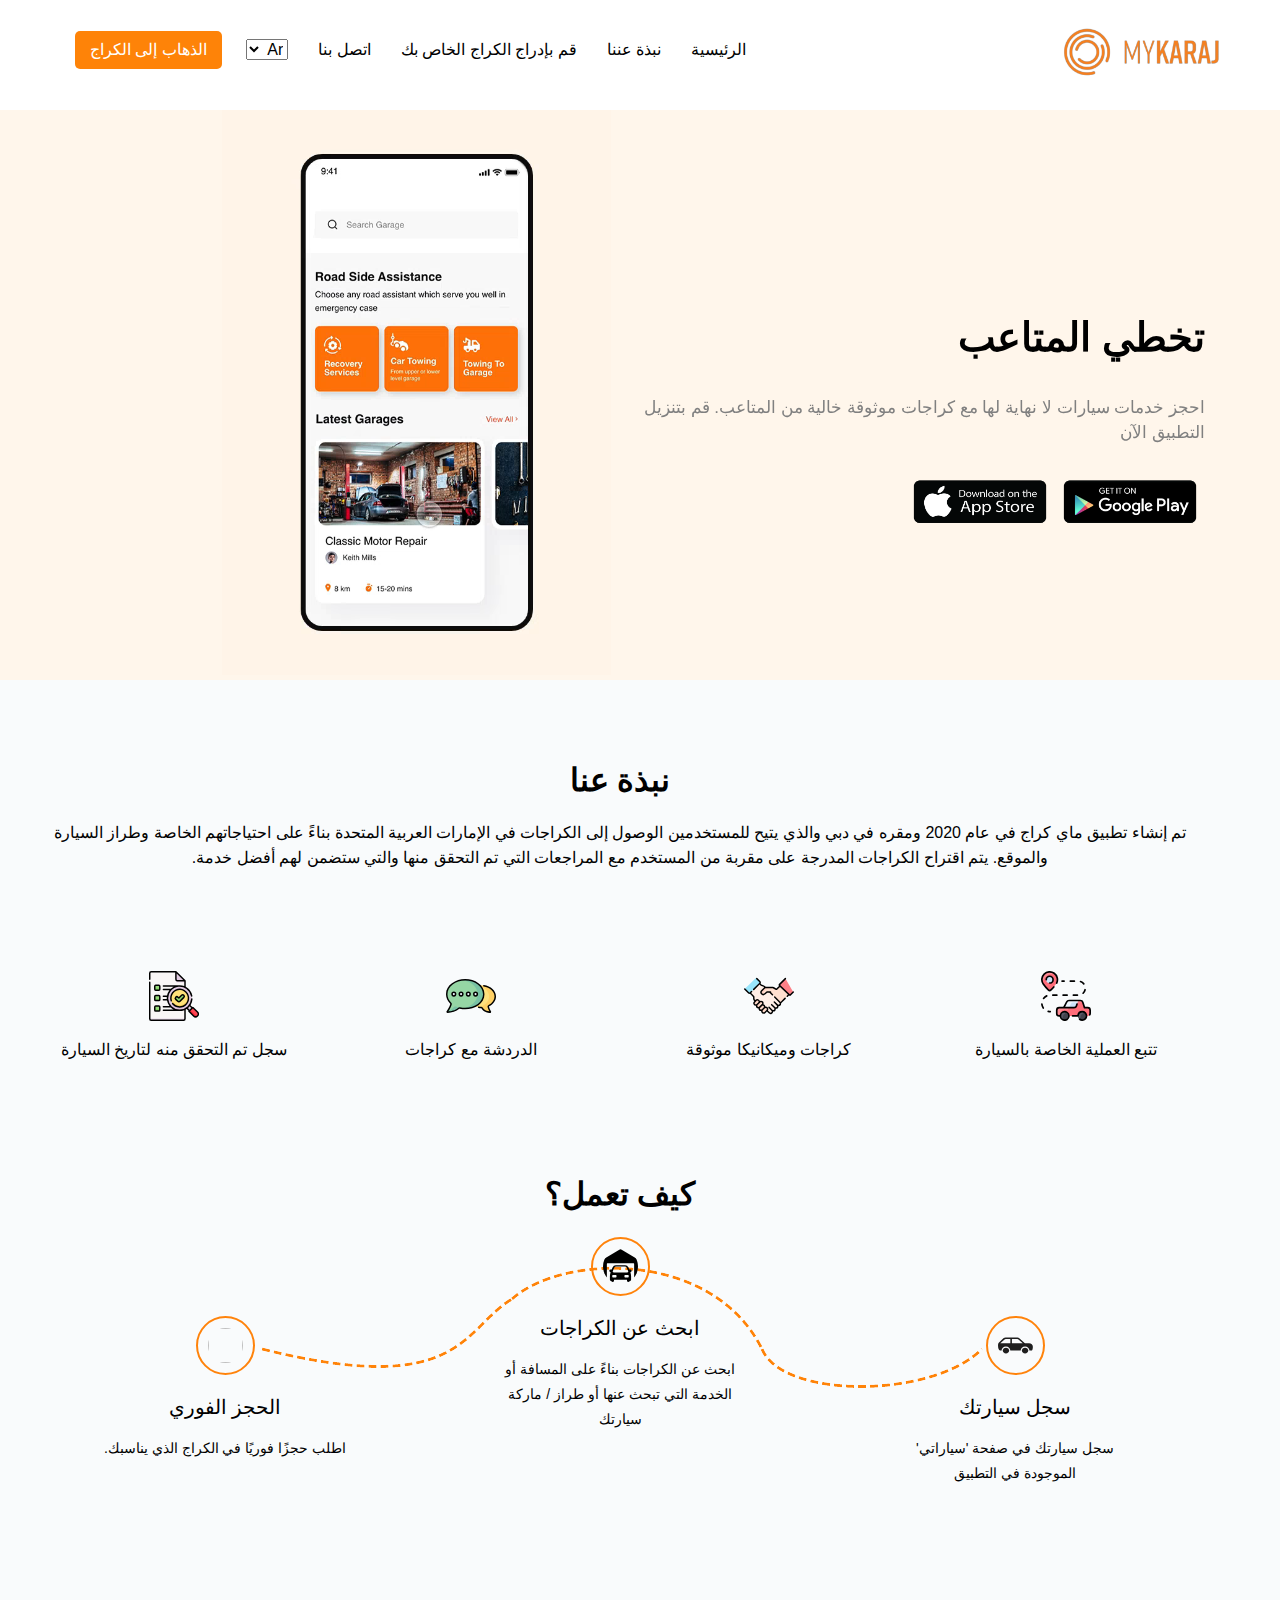
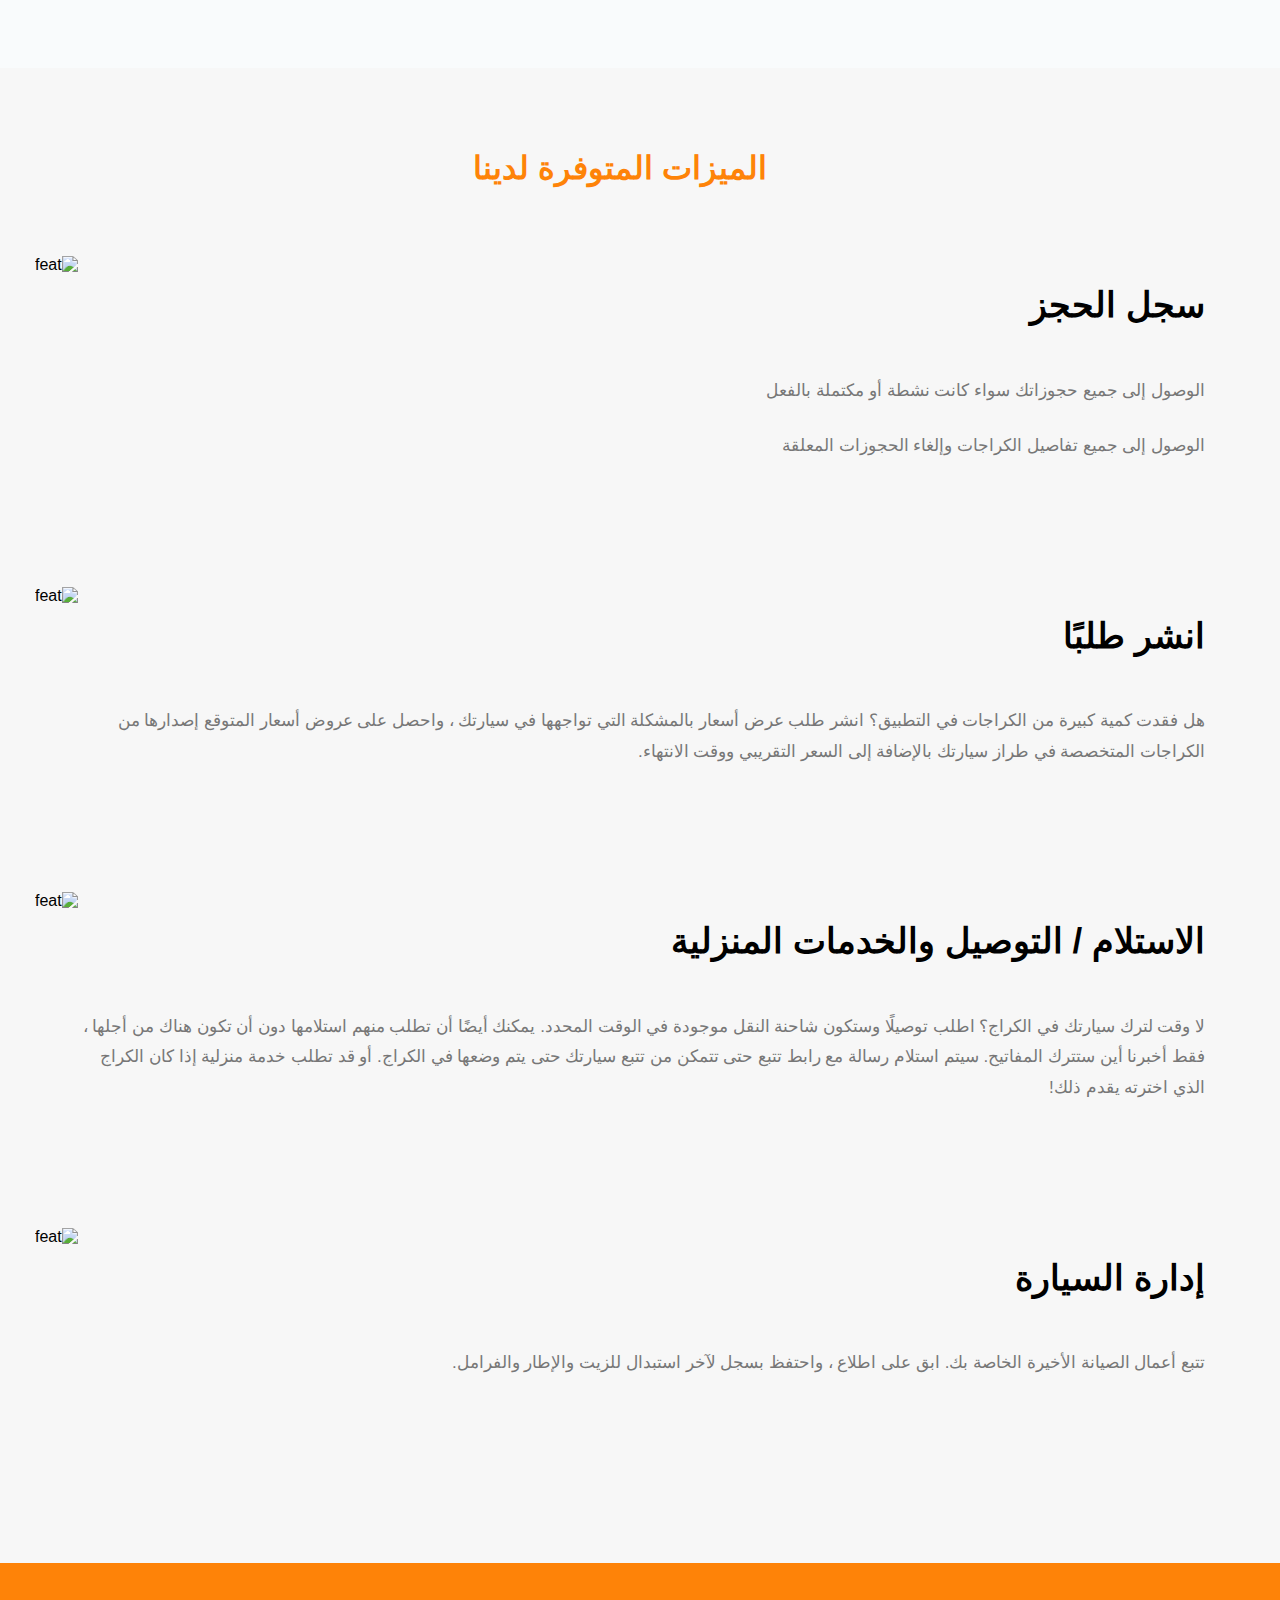
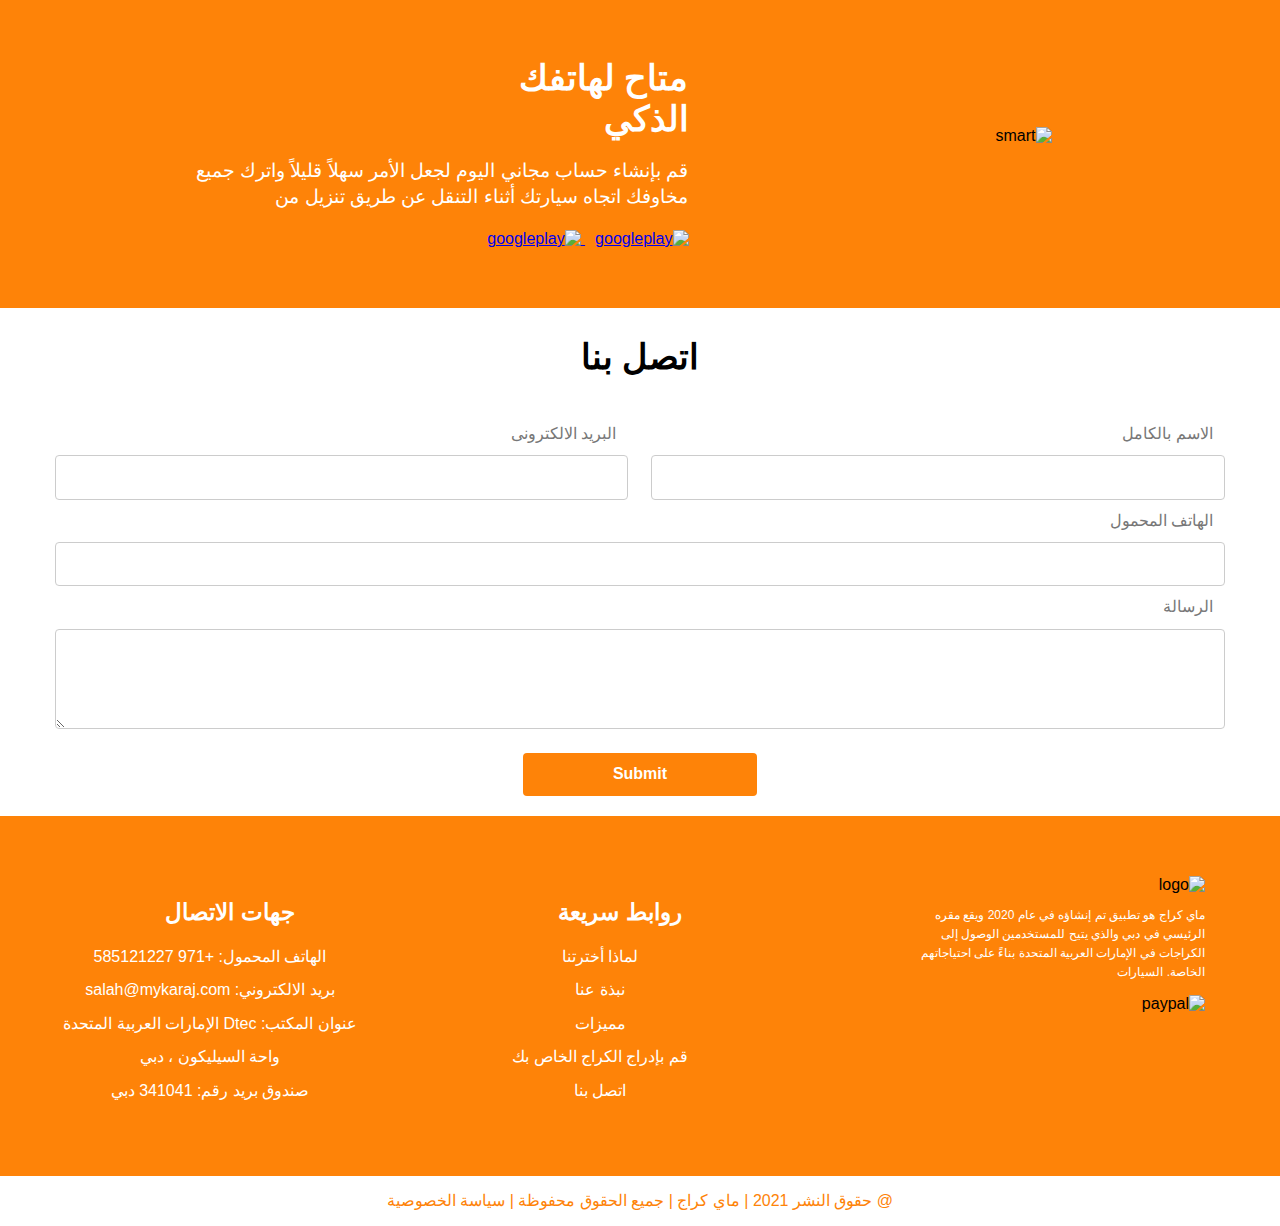
<file: rtl.html>
<!DOCTYPE html>
<html lang="ar">
<head>
    <meta charset="utf-8">
    <title> أفضل خدمة سيارات في الإمارات العربية المتحدة - خدمات إصلاح وصيانة السيارات </title>
    <meta content=" تطبيق ماي كراج افضل خدمة رعاية للسيارات خالية من القلق وبأسعار معقولة وعالية الجودة ومريحة. غسيل سيارات ، خدمة سيارات ، تصليح سيارات في الإمارات العربية المتحدة" name="description">
    <meta content="تصليح سيارات في دبي ، تصليح سيارات ، خدمة سيارات في دبي ، خدمة سيارات ، تصليح سيارات في الامارات ، تصليح سيارات ، خدمة سيارتي ، مركز خدمة سيارات ، ميكانيكي متنقل ، ميكانيكي بالقرب مني ، تصليح سيارات بالقرب مني ، مرآب سيارات ، ميكانيكي سيارات ، أفضل ميكانيكي دبي ، مرآب موثوق به في دبي ، إصلاح السيارة ، أفضل ميكانيكي الإمارات العربية المتحدة ، أفضل مرآب الإمارات العربية المتحدة ، تغيير الإطارات في الإمارات العربية المتحدة ، خدمة السيارات ، إصلاح مكيف السيارة ، تغيير الزيت ،" name="keywords">
    <meta name="viewport" content="width=device-width, initial-scale=1.0, maximum-scale=1.0, user-scalable=no">
    <meta name="color-scheme" content="only light">
    <meta content="text/html; charset=utf-8" http-equiv="content-type">
    <meta content="all" name="audience">
    <meta content="general" name="rating">
    <meta name="Expires" content="0">
    <meta name="classification" content="All">
    <meta name="googlebot" content="archive">
    <meta name="robots" content="all">
    <meta http-equiv="Cache-Control" content="Public">
    <meta http-equiv="Pragma" content="No-Cache">
    <meta content="all" name="robots">
    <meta content="ar" name="language">
    <meta content="1days" name="revisit">
    <meta content="1days" name="revisit-after">
    <meta content="document" name="resource-type">
    <meta content="تطبيق ماي كراج" name="author">
    <meta content="document" name="resource-type">
    <meta content="IE=edge" http-equiv="X-UA-Compatible">
    <meta content="IE=EmulateIE7" http-equiv="X-UA-Compatible">
    <meta property="og:url" content="https://www.mykaraj.com/">
    <meta property="og:site_name" content="أفضل خدمة سيارات في الإمارات العربية المتحدة - خدمات إصلاح وصيانة السيارات ">
    <meta property="og:type" content="mykaraj">
    <meta property="og:title" content="أفضل خدمة سيارات في الإمارات العربية المتحدة - خدمات إصلاح وصيانة السيارات">
    <meta property="og:description" content="تطبيق ماي كراج افضل خدمة رعاية للسيارات خالية من القلق وبأسعار معقولة وعالية الجودة ومريحة. غسيل سيارات ، خدمة سيارات ، تصليح سيارات في الإمارات العربية المتحدة">
    <meta property="og:image" content="https://www.mykaraj.com/assets/images/simple-logo.png">
    <link rel="icon" type="image/png" href="https://www.mykaraj.com/assets/images/simple-logo.png">
    <meta name="application-name" content="ماي كراج">
    <link rel="sitemap" href="https://www.mykaraj.com/sitemap.xml" type="application/xml" />
    <!-- fonts from google -->
    <link rel="preconnect" href="https://fonts.googleapis.com">
    <link rel="preconnect" href="https://fonts.gstatic.com" crossorigin>
    <link href="https://fonts.googleapis.com/css2?family=Open+Sans:ital,wght@0,400;0,500;1,500&family=Work+Sans:wght@200;300;500;700;800&display=swap" rel="preload">
<!-- css links -->
<link rel="stylesheet" href="css/animate.css">
<link rel="stylesheet" href="css/normalize.css"> 
<link rel="stylesheet" href="css/all.min.css">
<link rel="stylesheet" href="css/rtl.css">
<!-- end of css links -->
</head>
<body>
    <!-- navbar -->
    <div class="navbar">
        <div class="container">
            <div class="logo">
                <img class="lazyload" width="168" height="64" data-src="images/png/logo.png" alt="logo">
            </div>
            <ul class="links none" id="link-ul">
                <a href="#"><li>الرئيسية</li></a>
                <a href="#about"><li>نبذة عننا</li></a>
                <a href="#"><li>قم بإدراج الكراج الخاص بك</li></a>
                <a href="#contact"><li>اتصل بنا</li></a>
                <div class="any-nav">
                    <select>
                        <option>Ar</option>
                        <option>En</option>
                    </select>
                    <a href="login.html"><button>الذهاب إلى الكراج</button></a>
                </div>
            </ul>
            <i id="toggle-menu" class="fas fa-bars toggle-menu"></i>
        </div>
    </div>
    <!-- end of navbar-->
    <!--skip -->
    <div class="skip wow bounceInUp"data-wow-duration="2s">
        <!-- container -->
        <div class="container">
            <!-- skip info -->
            <div class="skip-info">
                <h2>تخطي المتاعب</h2>
                <p>احجز خدمات سيارات لا نهاية لها مع كراجات موثوقة خالية من المتاعب. قم بتنزيل التطبيق الآن</p>
                <div class="mobile-center">
                    <a href="https://play.google.com/store/apps/details?id=com.lvw.mykarajr">
                        <img class="lazyload" width="150" height="52" data-src="images/google_play.webp" alt="googleplay">
                    </a>
                    <a class="link-sp" href="https://apps.apple.com/tt/app/mykaraj/id1557822185">
                        <img class="lazyload" width="150" height="52" data-src="images/google_store.webp" alt="googleplay">
                    </a>
                </div>
            </div>
            <!-- end of skip info -->
            <div class="skip-video">
                <video width="70%" autoplay muted loop playsinline>
                    <source src="videos/Untitled.mp4" type="video/mp4">
                </video>
            </div>
        </div>
    </div>
    <!-- end of skip -->
    <!-- about section-->
    <div id="about" class="about wow bounce"data-wow-iteration="3" data-wow-delay="2s">
        <div class="container">
            <h1>نبذة عنا</h1>
            <p class="p-about">تم إنشاء تطبيق ماي كراج في عام 2020 ومقره في دبي والذي يتيح للمستخدمين
                الوصول إلى الكراجات في الإمارات العربية المتحدة بناءً على احتياجاتهم الخاصة وطراز السيارة
                والموقع. يتم اقتراح الكراجات المدرجة على مقربة من المستخدم مع المراجعات
                التي تم التحقق منها والتي ستضمن لهم أفضل خدمة.
            </p>
            <!-- about work-->
            <div class="about-work">
                <div>
                    <img class="lazyload" width="50" height="50" data-src="images/route.svg" alt="route">
                    <p>
                        تتبع العملية
                        الخاصة بالسيارة
                        
                    </p>
                </div>
                <div>
                    <img class="lazyload" width="50" height="50" data-src="images/honesty.svg" alt="honesty">
                    <p>كراجات وميكانيكا
                        موثوقة</p>
                </div>
                <div>
                    <img class="lazyload" width="50" height="50" data-src="images/chat.svg" alt="chat">
                    <p>الدردشة مع كراجات</p>
                </div>
                <div>
                    <img class="lazyload" width="50" height="50" data-src="images/search.svg" alt="search">
                    <p>سجل تم التحقق منه
                        لتاريخ السيارة</p>
                </div>
            </div>
            <!-- end of about work -->
            <!-- how works -->
            <div class="how-works">
                <h1>كيف تعمل؟</h1>
                <img class="lazyload line" width="730" height="132" data-src="images/line.webp" alt="line">
                <!-- works container -->
                <div class="works-container">
                    <div class="works-info">
                        <img class="lazyload" width="35" height="35" data-src="images/car.svg" alt="">
                        <div>
                            <h2>سجل سيارتك</h2>
                            <p>سجل سيارتك في صفحة 'سياراتي'
                                الموجودة في التطبيق</p>
                        </div>
                    </div>
                    <div class="works-info">
                        <img class="lazyload" width="35" height="35" data-src="images/private-garage.svg" alt="">
                        <div>
                            <h2>ابحث عن الكراجات</h2>
                            <p>ابحث عن الكراجات بناءً على المسافة
                                أو الخدمة التي تبحث عنها أو طراز / ماركة سيارتك    
                            </p>
                        </div>
                    </div>
                    <div class="works-info">
                        <img class="lazyload" width="35" height="35"  data-src="images/Subtraction2.svg" alt="">
                        <div>
                            <h2>الحجز الفوري</h2>
                            <p>اطلب حجزًا فوريًا في
                                الكراج الذي يناسبك.</p>
                        </div>
                    </div>
                </div>
                <!-- end of works container -->
            </div>
            <!-- end of how works -->
        </div>
    </div>
    <!-- end of about -->
    <!-- Feautures-->
    <div class="Feautures wow bounceInUp Feautures"data-wow-duration="3s" data-wow-delay="2s">
        <div class="container">
            <h1>الميزات المتوفرة لدينا</h1>
            <div class="feat-container">
                <div class="feat-info first">
                    <h2>سجل الحجز</h2>
                    <p>الوصول إلى جميع حجوزاتك سواء كانت نشطة أو مكتملة بالفعل</p>
                    <p>الوصول إلى جميع تفاصيل الكراجات وإلغاء الحجوزات المعلقة</p>
                </div>
                <div class="feat-image">
                    <img width="332" height="643" class="lazyload" data-src="images/Group 69731.svg" alt="feat">
                </div>
            </div>
            <div class="feat-container">
                <div class="feat-info">
                    <h2>انشر طلبًا</h2>
                    <p>هل فقدت كمية كبيرة من الكراجات في التطبيق؟ انشر طلب عرض أسعار بالمشكلة التي تواجهها في سيارتك ، واحصل على عروض أسعار المتوقع إصدارها من الكراجات المتخصصة في طراز سيارتك بالإضافة إلى السعر التقريبي ووقت الانتهاء.
                    </p>
                </div>
                <div class="feat-image">
                    <img class="lazyload" width="332" height="620" data-src="images/Group 69681.svg" alt="feat">
                </div>
            </div>
            <!-- three and four -->
            <div class="feat-container">
                <div class="feat-info">
                    <h2>الاستلام / التوصيل والخدمات المنزلية
                    </h2>
                    <p>
                        لا وقت لترك سيارتك في الكراج؟ اطلب توصيلًا وستكون شاحنة النقل موجودة في الوقت المحدد. يمكنك أيضًا أن تطلب منهم استلامها دون أن تكون هناك من أجلها ، فقط أخبرنا أين ستترك المفاتيح. سيتم استلام رسالة مع رابط تتبع حتى تتمكن من تتبع سيارتك حتى يتم وضعها في الكراج. أو قد تطلب خدمة منزلية إذا كان الكراج الذي اخترته يقدم ذلك!
                    </p>
                </div>
                <div class="feat-image">
                    <img class="lazyload" width="332" height="643" data-src="images/Group 69731.svg" alt="feat">
                </div>
            </div>
            <div class="feat-container">
                <div class="feat-info">
                    <h2>إدارة السيارة</h2>
                    <p>تتبع أعمال الصيانة الأخيرة الخاصة بك. ابق على اطلاع ، واحتفظ بسجل لآخر استبدال للزيت والإطار والفرامل.
                    </p>
                </div>
                <div class="feat-image">
                    <img class="lazyload" width="332" height="643" data-src="images/Group 69743.svg" alt="feat">
                </div>
            </div>
        </div>
    </div>
    <!-- end of Feautures -->
    <!-- smart phone -->
    <div class="smart-phone wow backInDown"data-wow-duration="2s" data-wow-delay="2s">
        <div class="container">
            <div class="smart-div">
                <img class="lazyload" width="350" data-src="images/MaskGroup.webp" alt="smart">
            </div>
            <div class="smart-div">
                <h3>
                    متاح لهاتفك
                    <br>
                    الذكي
                </h3>
                <p>قم بإنشاء حساب مجاني اليوم لجعل الأمر سهلاً قليلاً
                    واترك جميع مخاوفك اتجاه سيارتك أثناء التنقل عن طريق تنزيل من</p>
                <div class="smart-icons">
                    <a href="https://play.google.com/store/apps/details?id=com.lvw.mykarajr">
                        <img class="lazyload" width="150" height="52" data-src="images/google_play.webp" alt="googleplay">
                    </a>
                    <a href="https://apps.apple.com/tt/app/mykaraj/id1557822185">
                        <img class="lazyload" width="150" height="52" data-src="images/google_store.webp" alt="googleplay">
                    </a>
                </div>
            </div>
        </div>
    </div>
    <!-- end of smart phone -->
    <!-- contact us -->
    <div id="contact" class="contact container wow bounceInLeft"data-wow-duration="2s" data-wow-delay="2s">
        <h2>اتصل بنا</h2>
        <form action="#">
          <div class="row">
            <div class="col-50">
                <label for="fname">البريد الالكترونى</label>
                <input type="email">
            </div>
            <div class="col-50 sp">
                <label for="fname">الاسم بالكامل</label>
                <input type="text">
            </div>
          </div>
          <div class="row">
            <div class="col-100">
              <label for="lname">الهاتف المحمول</label>
              <input type="text">
            </div>
          </div>
          <div class="row">
            <div class="col-100">
              <label for="msg">الرسالة</label>
              <textarea id="msg"style="height:100px"></textarea>
            </div>
          </div>
          <div class="row">
            <input type="submit" value="Submit">
          </div>
        </form>
      </div>
    <!-- end of contact us -->
    <!-- footer -->
    <footer class="wow lightSpeedInRight"data-wow-duration="2s" data-wow-delay="2s">
        <!-- container -->
        <div class="container">
            <!-- foot div -->
            <div class="foot-div">
                <img class="lazyload" width="184" height="59" data-src="images/png/footerLog.png" alt="logo">
                <p>ماي كراج هو تطبيق تم إنشاؤه في عام 2020
                    ويقع مقره الرئيسي في دبي والذي يتيح للمستخدمين الوصول
                    إلى الكراجات في الإمارات العربية المتحدة بناءً على احتياجاتهم الخاصة.
                    
                    السيارات
                    </p>
                <!-- foot payment -->
                <div class="foot-payment">
                    <img class="lazyload" width="300" height="50" data-src="images/paypal.webp" alt="paypal">
                </div>
                <!-- end of foot payment-->
            </div>
            <!-- end of foot div -->
            <!-- foot div -->
            <div class="foot-div">
                <h3>روابط سريعة</h3>
                <ul class="foot-links">
                    <li>لماذا أخترتنا</li>
                    <li>نبذة عنا</li>
                    <li>مميزات</li>
                    <li>قم بإدراج الكراج الخاص بك</li>
                    <li>اتصل بنا</li>
                </ul>
            </div>
            <!-- end of foot div -->
            <!-- foot div -->
            <div class="foot-div">
                <h3>جهات الاتصال</h3>
                <ul class="foot-links">
                    <li>الهاتف المحمول: +971 585121227</li>
                    <li>بريد الالكتروني: salah@mykaraj.com</li>
                    <li>عنوان المكتب: Dtec الإمارات العربية المتحدة</li>
                    <li>واحة السيليكون ، دبي</li>
                    <li>صندوق بريد رقم: 341041 دبي</li>
                </ul>
            </div>
            <!-- end of foot div -->
        </div>
    </footer>
    <!-- end of footer -->
    <div class="copyright">
        <p>@ حقوق النشر 2021 | ماي كراج | جميع الحقوق محفوظة | سياسة الخصوصية</p>
    </div>
    <!-- scripts -->
    <script src="js/lazysizes.min.js" async></script>
    <script async src="js/script.js"></script>
    <script async src="js/wow.min.js"></script>
    <script> new WOW().init();</script>
    <!-- end of scripts-->
</body>
</html>
</file>
<file: css/style.css>
/* global style */
:root{
    --main-color:#fe8308;
    --section-padding:60px;
    color-scheme: only light;
}
body{
    font-family: 'Open Sans', sans-serif;
}
ul{list-style: none;}
.container{
    padding-left: 15px;
    padding-right: 15px;
    margin: 0 auto 0 auto;
}

/* small */
@media(min-width:768px){
    .container{
        width: 750px;
    }
}
/* meduim */
@media(min-width:992px){
    .container{
        width: 970px;
    }
}
/* larege  */
@media(min-width:1200px){
    .container{
        width: 1170px;
    }
}

/* end global style */
/* navbar */
.navbar{
    padding: 20px;
    background-color: white;
}
.navbar .toggle-menu{
    cursor: pointer;
    font-size: 24px;
}
@media(max-width:767px){
    
    .navbar .container{
        justify-content: space-around
    }
    /* .navbar .container .links{
        display: none !important;
    } */
    .none{
        display: none !important;
    }
    .navbar .container .links li{
        margin-bottom: 10px !important;
    }
}
@media(min-width:992px){
    .navbar .toggle-menu{
        display: none !important;
    }
}
@media(max-width:991px){
    .navbar .container{
        justify-content: space-between !important
    }
    .navbar .container .logo{
        position: relative;
        top: 5px;
        left: -12px;
    }
    .none{
        display: none !important;
    }
    .navbar .container .links select{
        display: inherit;
        margin-bottom: 10px;
    }
    .navbar .container .links button{
        margin-bottom: 15px;
    }
}
.navbar .container{
    display: flex;
    justify-content: space-between;
    align-items: center;
    position: relative;
}
.navbar .container .links{
    display: flex;
    align-items: center;
}
.navbar .container .links li{
    margin-left: 30px;
}
/* hover icon */
.hover-icon{
    display: flex !important;
    flex-direction: column !important;
    position: absolute !important;
    width: 99% !important;
    top: 72px !important;
    left: -17px !important;
    background-color: white !important;
    align-items: flex-start !important;
    transition: 1s;
}
.navbar .container .links li{
    margin-bottom: 10px !important;
    cursor: pointer;
}
.navbar .container .links a{
    text-decoration: none;
    color: black;
}
/* hover icon */
/* .navbar .fa-bars:hover ul.links{
    display: flex !important;
    flex-direction: column !important;
    position: absolute !important;
    width: 100% !important;
    top: 100% !important;
    left: 0 !important;
    background-color: black !important;
}
.navbar .container .fa-bars:hover ul.links li{
    margin-bottom: 10px;
} */
.navbar .container .links select{
    margin-left: 20px;
    position: relative;
    top: -5px;
}
.navbar .container .links button{
    background-color: var(--main-color);
    color: #FFF;
    border: none;
    padding: 10px 15px;
    margin-left: 20px;
    border-radius: 5px;
    cursor: pointer;
    position: relative;
    top: -5px;
}


/* end of navbar */
/* skip section */
@media(max-width:767px){
    .skip{
        text-align: center;
    }
    .skip .container{
        flex-direction: column;
    }
    .skip .container .skip-info h2{
        font-size:40px !important
    }
    .skip .container .skip-info p{
        font-size: 13px !important;
    }
    .skip .container .skip-info .mobile-center{
        display: block !important;
        margin: 20px auto !important;
    }
    .skip .container .skip-video video{
        width: 320px;
        margin-top: -40px;
    }
}
@media(max-width:991px){
    .skip{
        text-align: center;
    }
    .skip .container{
        flex-direction: column !important;
    }
    .skip .container .skip-info .mobile-center{
        display: block !important;
        margin: 20px auto !important;
    }
    /* .skip .container .skip-info{
        top: 50px !important;
    } */
}
@media(min-width:992px){
    .skip .container .skip-info{
        position: relative;
        top: 150px;
    } 
    .skip .container .skip-info h2{
        font-size:40px !important
    }
}
.skip{
    background-color: #fff6eb;
}
.skip .container{
    display: flex;
    justify-content: flex-end;
    /* background-color: #fff6eb; */
}
.skip .container .skip-info{
    padding: 20px;
}
.skip .container .skip-info h2{
    font-size: 3.8rem;
    font-weight: 800;
    margin-bottom: 35px;
}
.skip .container .skip-info p{
    color: gray;
    font-size: 17px;
    margin-bottom: 0;
    line-height: 1.5;
}
.skip .container .skip-info .mobile-center{
    display: flex;
    margin-top: 30px;
}
/* .skip .container .skip-info .mobile-center .google-play{
    margin-top: -4px !important;
} */
.skip .container .skip-info .mobile-center img{
    width: 150px;
}

/* end of skip section */

/* about */
.about{
    padding: var(--section-padding);
    text-align: center;
    background-color: #f9fbfc;
}

@media(max-width:767px){
    .about p.p-about{
        width: 100% !important;
        font-size: 12px;
    }    
    .about .about-work{
        position: relative;
        right: 10%;
    }
}
@media(min-width:414px) and (max-width:896px){
    .about .about-work{
        position: relative;
        right: 2%;
    }
}
@media(min-width:412px) and (max-width:915px){
    .about .about-work{
        position: relative;
        right: 2%;
    }
}
.about p.p-about{
    margin: 0 auto 100px;
    line-height: 1.6;
}
.about .about-work{
    display: grid;
    grid-template-columns:repeat(auto-fill,minmax(270px,1fr));
    gap: 20px;
}
.about .about-work div img{
    width: 50px;
}
/* end of about */
/* how-works */
@media(max-width:767px){
    .how-works .works-container{
        flex-direction: column;
    }    
}
@media(max-width:991px){
    .how-works{
        flex-direction: column;
    }
    .how-works img.line{
        display: none;
    }
    .how-works h1{
        font-size: 23px !important;
    }
    .how-works .works-container .works-info{
        top: 0 !important;
        margin-bottom: 10px;
    }
    .how-works .works-container .works-info p{
        width: 100% !important;
    }
}
.how-works{
    margin-top: 100px;
}
.how-works h1{
    margin-bottom: 50px;
}
.how-works .works-container{
    display: flex;
    justify-content: space-around;
    position: relative;
}

.how-works .works-container .works-info:first-child{
    position: relative;
    top: -83px;
    left: 5px;
}
.how-works .works-container .works-info:nth-child(2){
    position: relative;
    top: -162px;
}
.how-works .works-container .works-info:last-child{
    position: relative;
    top: -83px;
    right:5px;
}
.how-works .works-container .works-info img{
    width: 35px;
    border: 2px solid #ff830b;
    width: 35px;
    height: 35px;
    border-radius: 50%;
    padding: 10px;
}

.how-works .works-container .works-info h2{
    font-size: 20px;
    font-weight: normal;
}
.how-works .works-container .works-info p{
    font-size: 14px;
    line-height: 1.8;
    width: 250px;
}

/* end of how-works */
/* Feautures */
@media(max-width:767px){
    .Feautures{
        text-align: center;
        padding: 0!important;
    }
    .feat-container{
        flex-direction: column !important;
        margin-bottom: 0 !important;
    } 
    .Feautures .container h1{
        font-size: 22px !important;
        position: relative;
        top: 50px;
    }  
    .Feautures .feat-container .feat-info h2{
        font-size: 20px !important;
    }    
    .Feautures .feat-container .feat-image img{
        width: 100% !important;
        margin-bottom: 0 !important;
    }
    /* .Feautures .feat-container .feat-info h2{
        margin-bottom: 0 !important;
    } */
    .Feautures .feat-container .first p{
        margin-bottom: 0 !important;
    }
}
@media(max-width:991px){
    .feat-container{
        flex-direction: column !important;
    }    
}

.Feautures{
    background-color: #f7f7f7;
    padding: var(--section-padding);
}
.Feautures .container h1{
    color: var(--main-color);
    margin-bottom: 70px;
    font-weight: bold;
    text-align: center;
}
.Feautures .feat-container{
    display: flex;
    justify-content: space-between;
    margin-bottom: 100px;
}

.Feautures .feat-container .feat-info h2{
    font-size: 35px;
    margin-bottom: 50px;
}
.Feautures .feat-container .feat-info p{
    color: #777;
    font-size: 17px;
    margin-bottom: 25px;
    font-weight: normal;
    line-height: 1.8;
}
.Feautures .feat-container .feat-image{
    flex: 0 0 auto;
}
.Feautures .feat-container .feat-image img{
    width: 100%;
}
/* end of Feautures */
/* smart phone section */
.smart-phone{
    background-color: var(--main-color);
    padding: var(--section-padding);
    overflow: hidden;
}
@media(max-width:767px){
    .smart-phone{
        text-align: center !important;
    }
    .smart-phone .container{
        flex-direction: column;
    }
    .smart-phone .container .smart-div > img{
        width: 50% !important;
        position: relative;
        bottom: 20px !important;
    }    
    .smart-phone .container .smart-div h3{
        font-size: 20px !important;
    }
    .smart-phone .container .smart-div p{
        width: 350px !important;
    }
}
@media(max-width:991px){
    .smart-phone .container{
        flex-direction: column;
    }
    .smart-phone .container .smart-div > img{
        width: 50% !important;
        position: relative;
        bottom: 20px !important;
    }  
}
.smart-phone .container{
    display: flex;
    justify-content: space-around;
    align-items: center;
}
.smart-phone .container .smart-div h3{
    font-size: 35px;
    color: #FFF;
    margin-bottom: 0;
}
.smart-phone .container .smart-div p{
    color: #FFF;
    font-size: 19px;
    width: 500px;
    line-height: 1.4;
}
.smart-phone .container .phone-img img{
    position: relative;
    bottom: -64px;
    width: 350px;
}
.smart-phone .container .smart-div .smart-icons{
    position: relative;
}
.smart-phone .container .smart-div .smart-icons img{
    width: 150px;
    margin-left: 10px;
}
/* end of smart phone */
/* contact us */
.contact h2{
    font-size: 35px;
    text-align: center;
}
/* Style inputs, select elements and textareas */
input[type=text],input[type=email],textarea{
    width: 100%;
    padding: 12px;
    border: 1px solid #ccc;
    border-radius: 4px;
    box-sizing: border-box;
    resize: vertical;
    background-color: white;
  }
  
  /* Style the label to display next to the inputs */
  label {
    padding: 12px 12px 12px 0;
    display: inline-block;
    font-weight: normal;
    color: #777;
  }
  
  /* Style the submit button */
  input[type=submit] {
    background-color:var(--main-color);
    color: white;
    padding: 12px 20px;
    border: none;
    border-radius: 4px;
    cursor: pointer;
    position: relative;
    left: 40%;
    margin-bottom: 20px;
    margin-top: 20px;
    width: 20%;
    font-weight: bold;
  }

  
  /* Floating column for labels: 25% width */
  .col-25 {
    float: left;
    width: 25%;
    margin-top: 6px;
  }
  .col-50 {
    float: left;
    width: 49%;
    margin-top: 6px;
  }
  @media(max-width:767px){
    .sp{
        margin-left: 0px !important;
      }
  }
  .sp{
    margin-left: 8px;
  }
  @media(max-width:767px){
    .col-50 {
        width: 100%;
      } 
  }
  /* Floating column for inputs: 75% width */
  .col-75 {
    float: left;
    width: 75%;
    margin-top: 6px;
  }
  
  /* Clear floats after the columns */
  .row:after {
    content: "";
    display: table;
    clear: both;
  }
  
  /* Responsive layout - when the screen is less than 600px wide, make the two columns stack on top of each other instead of next to each other */
  @media screen and (max-width: 600px) {
    .col-25, .col-75, input[type=submit] {
      width: 50%;
      margin-top: 0;
    }
    input[type=submit]{
        left: 25%;
        margin-top: 10px;
    }
  }

/* end of contact */
/* footer */
@media(max-width:767px){
    footer .container .foot-div:first-child{
        position: relative;
        right: 30px;
    }
    footer .container .foot-div .foot-payment{
        width: 100% !important; 
    }
    footer .container .foot-div h3,footer .container .foot-div .foot-links{
        text-align: left !important;
    }
    footer .container .foot-div .foot-links{
        position: relative;
        right: 50px;
    }
    footer .container .foot-div h3{
        position: relative;
        right: 10px;
    }
    footer .container .foot-div:nth-child(2),
    footer .container .foot-div:last-child{
        position: relative;
        top: 40px;
        right: 30px;
    }
}
footer{
    background-color: var(--main-color);
    padding: var(--section-padding);
}
footer .container{
    display: grid;
    grid-template-columns:repeat(auto-fill,minmax(300px,1fr));

}
footer .container .foot-div > img{
    width: 150px;
}
footer .container .foot-div p{
    font-size: 12px;
    color: #FFF;
    line-height: 1.6;
    width: 300px; 
}

footer .container .foot-div .foot-payment{
    width: 600px;
}
footer .container .foot-div .foot-payment img{
    max-width: 50%;
}
footer .container .foot-div h3{
    color: white;
    text-align: center;
    font-size: 23px;
}
footer .container .foot-div .foot-links{
    text-align: center;
}
footer .container .foot-div .foot-links li{
    margin-bottom: 15px;
    color: #FFF;
    cursor: pointer;
}
/* end of footer */
/* copyright */
@media(max-width:767px){
    .copyright{
        font-size: 11px;
        font-weight: bold;
    }
}
.copyright{
    text-align: center;
    color: var(--main-color);
}

/* end of copyright */
/* form login */
.form-login{
    background-color: white;
    height: 100vh;
    text-align: center;
    background-position: center;
}
.form-login .cont{
    position: relative;
    top: 30%;
}
.form-login .cont p{
    margin-right: 200px;
    font-weight: bold;
}
@media(max-width:991px){
    .form-login .login-email,
    .form-login .login-password{
        width: 50% !important;
    }
    .form-login .login-submit{
        width: 35% !important;
        left: -38px!important;
    }
}
.form-login .login-email,
.form-login .login-password{
    width: 20%;
    padding: 5px !important;
    outline: none !important;
    outline-width: 0 !important;
    background: white;
    border-bottom: 1px solid #f07f22;
    border-top: 0;
    border-right: 0;
    border-left: 0;

}
.form-login .login-email::placeholder,
.form-login .login-password::placeholder{
    color: var(--main-color);
}
.form-login .login-submit{
    width: 7%;
    left: -100px;
}
.form-login .login-label{
    margin-left: 200px;
}

/* end of form login */
</file>
<file: css/rtl.css>
/* global style */
:root{
    --main-color:#fe8308;
    --section-padding:60px;
    color-scheme: only light;
}
body{
    font-family: 'Open Sans', sans-serif;
    text-align: right;
    direction: rtl;
}
ul{list-style: none;}
.container{
    padding-left: 15px;
    padding-right: 15px;
    margin: 0 auto 0 auto;
}

/* small */
@media(min-width:768px){
    .container{
        width: 750px;
    }
}
/* meduim */
@media(min-width:992px){
    .container{
        width: 970px;
    }
}
/* larege  */
@media(min-width:1200px){
    .container{
        width: 1170px;
    }
}

/* end global style */
/* navbar */
.navbar{
    padding: 20px;
    background-color: white;
}
.navbar .toggle-menu{
    cursor: pointer;
    font-size: 24px;
}
@media(max-width:767px){
    
    .navbar .container{
        justify-content: space-around
    }
    /* .navbar .container .links{
        display: none !important;
    } */
    .none{
        display: none !important;
    }
    .navbar .container .links li{
        margin-bottom: 10px !important;
    }
}
@media(min-width:992px){
    .navbar .toggle-menu{
        display: none !important;
    }
}
@media(max-width:991px){
    .navbar .container{
        justify-content: space-between !important
    }
    .none{
        display: none !important;
    }
    .navbar .container .logo{
        position: relative;
        top: 5px;
        right: -12px;
    }
    .navbar .container .links select{
        display: inherit;
        margin-bottom: 10px;
    }
    .navbar .container .links button{
        margin-bottom: 15px;
    }
}
.navbar .container{
    display: flex;
    justify-content: space-between;
    align-items: center;
    position: relative;
}
.navbar .container .links{
    display: flex;
    align-items: center;
}
.navbar .container .links li{
    margin-left: 30px;
}
/* hover icon */
.hover-icon{
    display: flex !important;
    flex-direction: column !important;
    position: absolute !important;
    width: 99% !important;
    top: 72px !important;
    left: -17px !important;
    background-color: white !important;
    align-items: flex-start !important;
    transition: 1s;
}
.navbar .container .links li{
    margin-bottom: 10px !important;
    cursor: pointer;
}
.navbar .container .links a{
    text-decoration: none;
    color: black;
}
/* hover icon */
/* .navbar .fa-bars:hover ul.links{
    display: flex !important;
    flex-direction: column !important;
    position: absolute !important;
    width: 100% !important;
    top: 100% !important;
    left: 0 !important;
    background-color: black !important;
}
.navbar .container .fa-bars:hover ul.links li{
    margin-bottom: 10px;
} */
.navbar .container .links select{
    margin-left: 20px;
    position: relative;
    top: -5px;
}
.navbar .container .links button{
    background-color: var(--main-color);
    color: #FFF;
    border: none;
    padding: 10px 15px;
    margin-left: 20px;
    border-radius: 5px;
    cursor: pointer;
    position: relative;
    top: -5px;
}


/* end of navbar */
/* skip section */
@media(max-width:767px){
    .skip{
        text-align: center;
    }
    .skip .container{
        flex-direction: column;
    }
    .skip .container .skip-info h2{
        font-size:40px !important
    }
    .skip .container .skip-info p{
        font-size: 13px !important;
    }
    .skip .container .skip-info .mobile-center{
        display: block !important;
        margin: 20px auto !important;
    }
    .skip .container .skip-video video{
        width: 320px;
        margin-top: -40px;
    }
}
@media(max-width:991px){
    .skip{
        text-align: center;
    }
    .skip .container{
        flex-direction: column !important;
    }
    .skip .container .skip-info .mobile-center{
        display: block !important;
        margin: 20px auto !important;
    }
}
@media(min-width:992px){
    .skip .container .skip-info{
        position: relative;
        top: 150px;
    } 
     .skip .container .skip-info h2{
        font-size:40px !important
    }
}
.skip{
    background-color: #fff6eb;
}
.skip .container{
    display: flex;
    justify-content: flex-end;
    /* background-color: #fff6eb; */
}
.skip .container .skip-info{
    padding: 20px;
}
.skip .container .skip-info h2{
    font-size: 3.8rem;
    font-weight: 800;
    margin-bottom: 35px;
}
.skip .container .skip-info p{
    color: gray;
    font-size: 17px;
    margin-bottom: 0;
    line-height: 1.5;
}
.skip .container .skip-info .mobile-center{
    display: flex;
    margin-top: 30px;
}
.skip .container .skip-info .mobile-center .google-play{
    margin-top: -4px !important;
}
.skip .container .skip-info .mobile-center img{
    width: 150px;
}

/* end of skip section */

/* about */
.about{
    padding: var(--section-padding);
    text-align: center;
    background-color: #f9fbfc;
}

@media(max-width:767px){
    .about p.p-about{
        width: 100% !important;
        font-size: 12px;
    }    
    .about .about-work{
        position: relative;
        left: 10%;
    }
}
@media(min-width:393px) and (max-width:851px){
    .about .about-work{
        position: relative;
        left: 2%;
    }
}
@media(min-width:414px) and (max-width:896px){
    .about .about-work{
        position: relative;
        left: 2%;
    }
}
@media(min-width:412px) and (max-width:915px){
    .about .about-work{
        position: relative;
        left: 2%;
    }
}
.about p.p-about{
    margin: 0 auto 100px;
    line-height: 1.6;
}
.about .about-work{
    display: grid;
    grid-template-columns:repeat(auto-fill,minmax(270px,1fr));
    gap: 20px;
}
.about .about-work div img{
    width: 50px;
}
/* end of about */
/* how-works */
@media(max-width:767px){
    .how-works .works-container{
        flex-direction: column;
    }    
}
@media(max-width:991px){
    .how-works{
        flex-direction: column;
    }
    .how-works img.line{
        display: none;
    }
    
    .how-works h1{
        font-size: 23px !important;
    }
    .how-works .works-container .works-info{
        top: 0 !important;
        margin-bottom: 10px;
    }
    .how-works .works-container .works-info p{
        width: 100% !important;
    }
}
.how-works{
    margin-top: 100px;
}
.how-works h1{
    margin-bottom: 50px;
}
.how-works .works-container{
    display: flex;
    justify-content: space-around;
    position: relative;
}

.how-works .works-container .works-info:first-child{
    position: relative;
    top: -83px;
    left: 5px;
}
.how-works .works-container .works-info:nth-child(2){
    position: relative;
    top: -162px;
}
.how-works .works-container .works-info:last-child{
    position: relative;
    top: -83px;
    right:5px;
}
.how-works .works-container .works-info img{
    width: 35px;
    border: 2px solid #ff830b;
    width: 35px;
    height: 35px;
    border-radius: 50%;
    padding: 10px;
}

.how-works .works-container .works-info h2{
    font-size: 20px;
    font-weight: normal;
}
.how-works .works-container .works-info p{
    font-size: 14px;
    line-height: 1.8;
    width: 250px;
}

/* end of how-works */
/* Feautures */
@media(max-width:767px){
    .Feautures{
        text-align: center;
        padding: 0 !important;
    }
    .feat-container{
        flex-direction: column !important;
        margin-bottom: 0 !important;
    } 
    .Feautures .container h1{
        font-size: 25px !important;
        position: relative;
        top: 50px;
    }  
    .Feautures .feat-container .feat-info h2{
        font-size: 20px !important;
    }  
    
    .Feautures .feat-container .feat-image img{
        width: 100% !important;
        margin-bottom: 0 !important;
    }
    .Feautures .feat-container .feat-info h2{
        font-size: 20px !important;
    }
    .Feautures .feat-container .first p{
        margin-bottom: 0 !important;
    }
}
@media(max-width:991px){
    .feat-container{
        flex-direction: column !important;
    }    
}

.Feautures{
    background-color: #f7f7f7;
    padding: var(--section-padding);
}
.Feautures .container h1{
    color: var(--main-color);
    margin-bottom: 70px;
    font-weight: bold;
    text-align: center;
}
.Feautures .feat-container{
    display: flex;
    justify-content: space-between;
    margin-bottom: 100px;
}

.Feautures .feat-container .feat-info h2{
    font-size: 35px;
    margin-bottom: 50px;
}
.Feautures .feat-container .feat-info p{
    color: #777;
    font-size: 17px;
    margin-bottom: 25px;
    font-weight: normal;
    line-height: 1.8;
}
.Feautures .feat-container .feat-image{
    flex: 0 0 auto;
}
.Feautures .feat-container .feat-image img{
    width: 100%;
}
/* end of Feautures */
/* smart phone section */
.smart-phone{
    background-color: var(--main-color);
    padding: var(--section-padding);
    overflow: hidden;
}
@media(max-width:767px){
    .smart-phone{
        text-align: center !important;
    }
    .smart-phone .container{
        flex-direction: column;
    }
    .smart-phone .container .smart-div > img{
        width: 50% !important;
        position: relative;
        bottom: 20px !important;
    }    
    .smart-phone .container .smart-div h3{
        font-size: 20px !important;
    }
    .smart-phone .container .smart-div p{
        width: 350px !important;
    }
}
@media(max-width:991px){
    .smart-phone .container{
        flex-direction: column;
    }
    .smart-phone .container .smart-div > img{
        width: 50% !important;
        position: relative;
        bottom: 20px !important;
    }  
}
.smart-phone .container{
    display: flex;
    justify-content: space-around;
    align-items: center;
}
.smart-phone .container .smart-div h3{
    font-size: 35px;
    color: #FFF;
    margin-bottom: 0;
}
.smart-phone .container .smart-div p{
    color: #FFF;
    font-size: 19px;
    width: 500px;
    line-height: 1.4;
}
.smart-phone .container .phone-img img{
    position: relative;
    bottom: -64px;
    width: 350px;
}
.smart-phone .container .smart-div .smart-icons{
    position: relative;
}
.smart-phone .container .smart-div .smart-icons img{
    width: 150px;
    margin-left: 10px;
}
/* end of smart phone */
/* contact us */
.contact h2{
    font-size: 35px;
    text-align: center;
}
/* Style inputs, select elements and textareas */
input[type=text],input[type=email],textarea{
    width: 100%;
    padding: 12px;
    border: 1px solid #ccc;
    border-radius: 4px;
    box-sizing: border-box;
    resize: vertical;
    background-color: white;
  }
  
  /* Style the label to display next to the inputs */
  label {
    padding: 12px 12px 12px 0;
    display: inline-block;
    font-weight: normal;
    color: #777;
    text-align: right !important;
  }
  
  /* Style the submit button */
  input[type=submit] {
    background-color:var(--main-color);
    color: white;
    padding: 12px 20px;
    border: none;
    border-radius: 4px;
    cursor: pointer;
    position: relative;
    right: 40%;
    margin-bottom: 20px;
    margin-top: 20px;
    width: 20%;
    font-weight: bold;
  }

  
  /* Floating column for labels: 25% width */
  .col-25 {
    float: left;
    width: 25%;
    margin-top: 6px;
  }
  .col-50 {
    float: left;
    width: 49%;
    margin-top: 6px;
    text-align: right;
  }
  .col-100{
    text-align: right;
  }
  @media(max-width:767px){
    .sp{
        margin-left: 0px !important;
      }
  }
  .sp{
    margin-left: 23px;
  }
  @media(max-width:767px){
    .col-50 {
        width: 100%;
      } 
  }
  /* Floating column for inputs: 75% width */
  .col-75 {
    float: left;
    width: 75%;
    margin-top: 6px;
  }
  
  /* Clear floats after the columns */
  .row:after {
    content: "";
    display: table;
    clear: both;
  }
  
  /* Responsive layout - when the screen is less than 600px wide, make the two columns stack on top of each other instead of next to each other */
  @media screen and (max-width: 600px) {
    .col-25, .col-75, input[type=submit] {
      width: 50%;
      margin-top: 0;
    }
    input[type=submit]{
        right: 25%;
        margin-top: 10px;
    }
  }

/* end of contact */
/* footer */
@media(max-width:767px){
    footer .container .foot-div:first-child{
        position: relative;
        left: 30px;
    }
    footer .container .foot-div .foot-payment{
        width: 100% !important; 
    }
    footer .container .foot-div h3,footer .container .foot-div .foot-links{
        text-align: right !important;
    }
    footer .container .foot-div .foot-links{
        position: relative;
        left: 50px;
    }
    footer .container .foot-div h3{
        position: relative;
        right: 10px;
    }
    footer .container .foot-div:nth-child(2),
    footer .container .foot-div:last-child{
        position: relative;
        top: 40px;
        left: 30px;
    }
}
footer{
    background-color: var(--main-color);
    padding: var(--section-padding);
}
footer .container{
    display: grid;
    grid-template-columns:repeat(auto-fill,minmax(300px,1fr));

}
footer .container .foot-div > img{
    width: 150px;
}
footer .container .foot-div p{
    font-size: 12px;
    color: #FFF;
    line-height: 1.6;
    width: 300px; 
}

footer .container .foot-div .foot-payment{
    width: 600px;
}
footer .container .foot-div .foot-payment img{
    max-width: 50%;
}
footer .container .foot-div h3{
    color: white;
    text-align: center;
    font-size: 23px;
}
footer .container .foot-div .foot-links{
    text-align: center;
}
footer .container .foot-div .foot-links li{
    margin-bottom: 15px;
    color: #FFF;
    cursor: pointer;
}
/* end of footer */
/* copyright */
@media(max-width:767px){
    .copyright{
        font-size: 11px;
        font-weight: bold;
    }
}
.copyright{
    text-align: center;
    color: var(--main-color);
}

/* end of copyright */
/* form login */
.form-login{
    background-color: white;
    height: 100vh;
    text-align: center;
    background-position: center;
}
.form-login .cont{
    position: relative;
    top: 30%;
}
.form-login .cont p{
    margin-right: 200px;
    font-weight: bold;
}
@media(max-width:991px){
    .form-login .login-email,
    .form-login .login-password{
        width: 50% !important;
    }
    .form-login .login-submit{
        width: 35% !important;
        left: -38px!important;
    }
}
.form-login .login-email,
.form-login .login-password{
    width: 20%;
    padding: 5px !important;
    outline: none !important;
    outline-width: 0 !important;
    background: white;
    border-bottom: 1px solid #f07f22;
    border-top: 0;
    border-right: 0;
    border-left: 0;
}
.form-login .login-email::placeholder,
.form-login .login-password::placeholder{
    color: var(--main-color);
}
.form-login .login-submit{
    width: 7%;
    left: -100px;
}
.form-login .login-label{
    margin-left: 200px;
}

/* end of form login */
</file>
